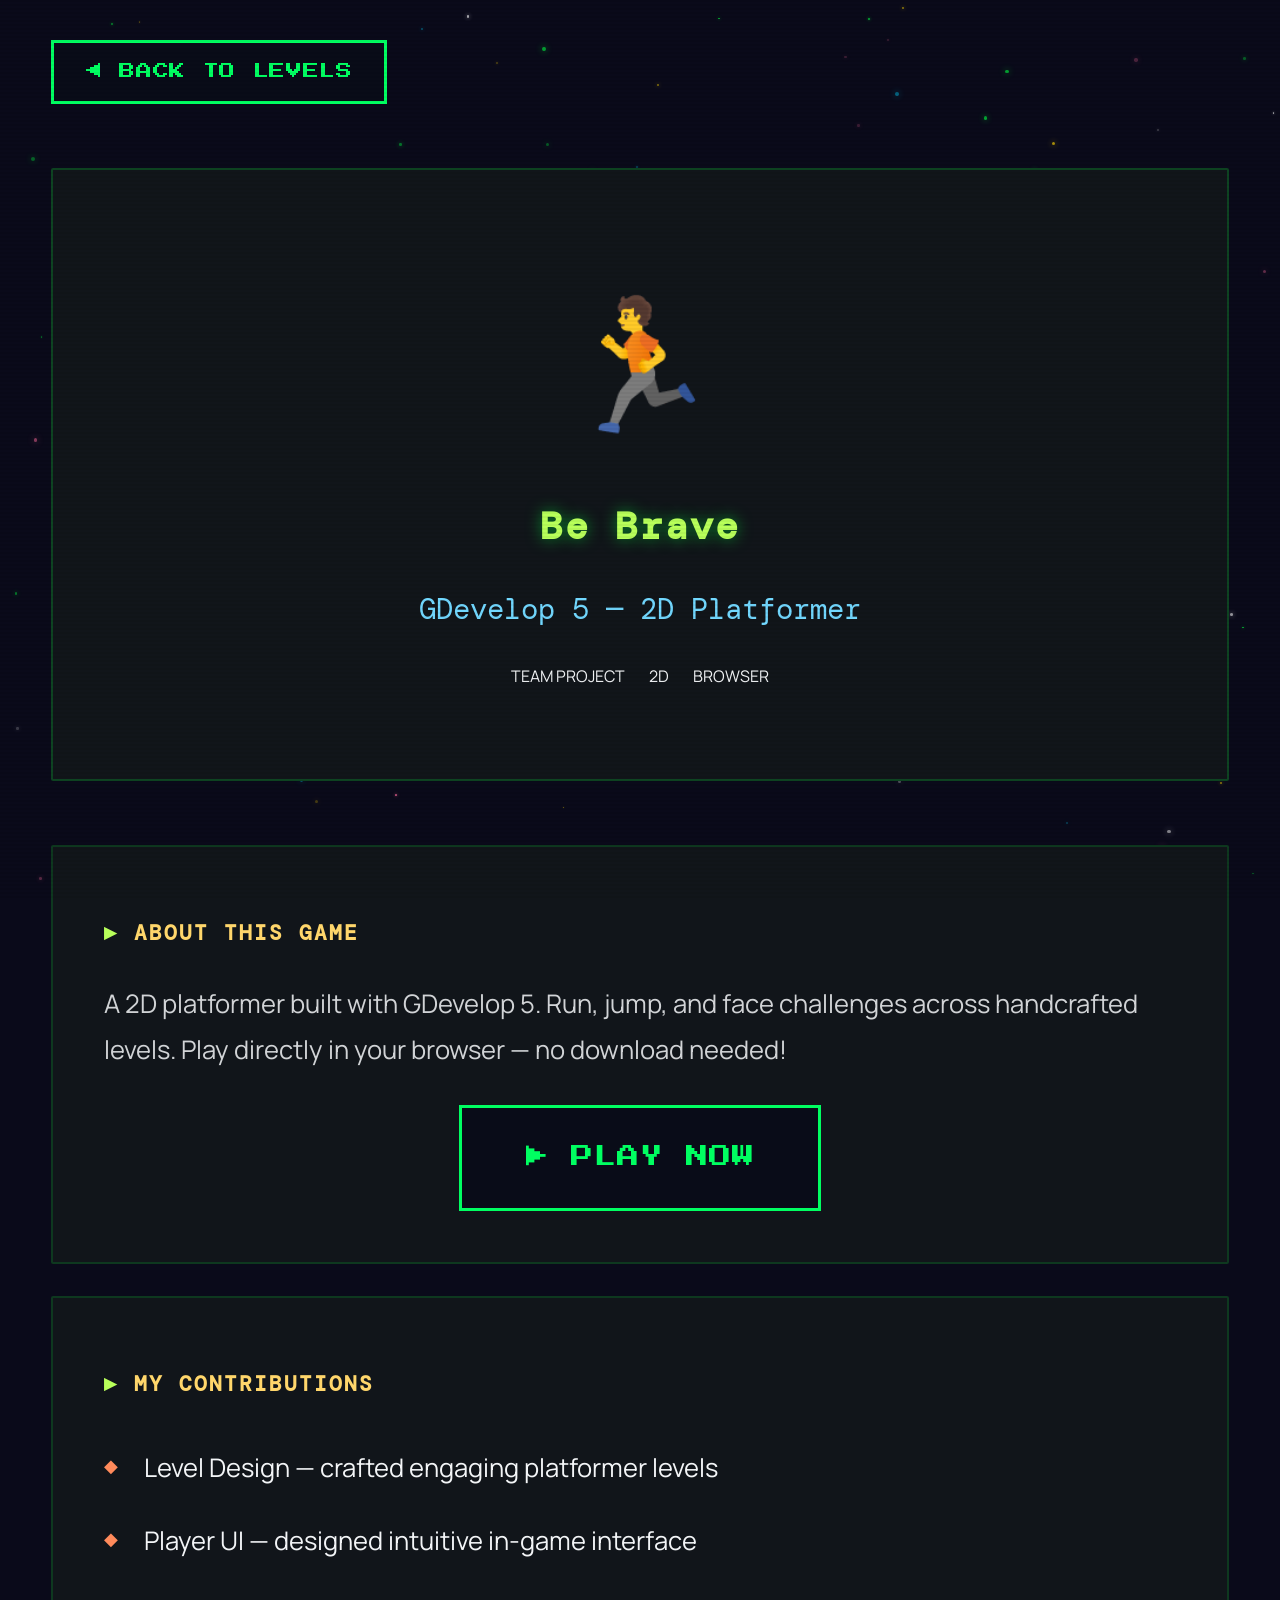
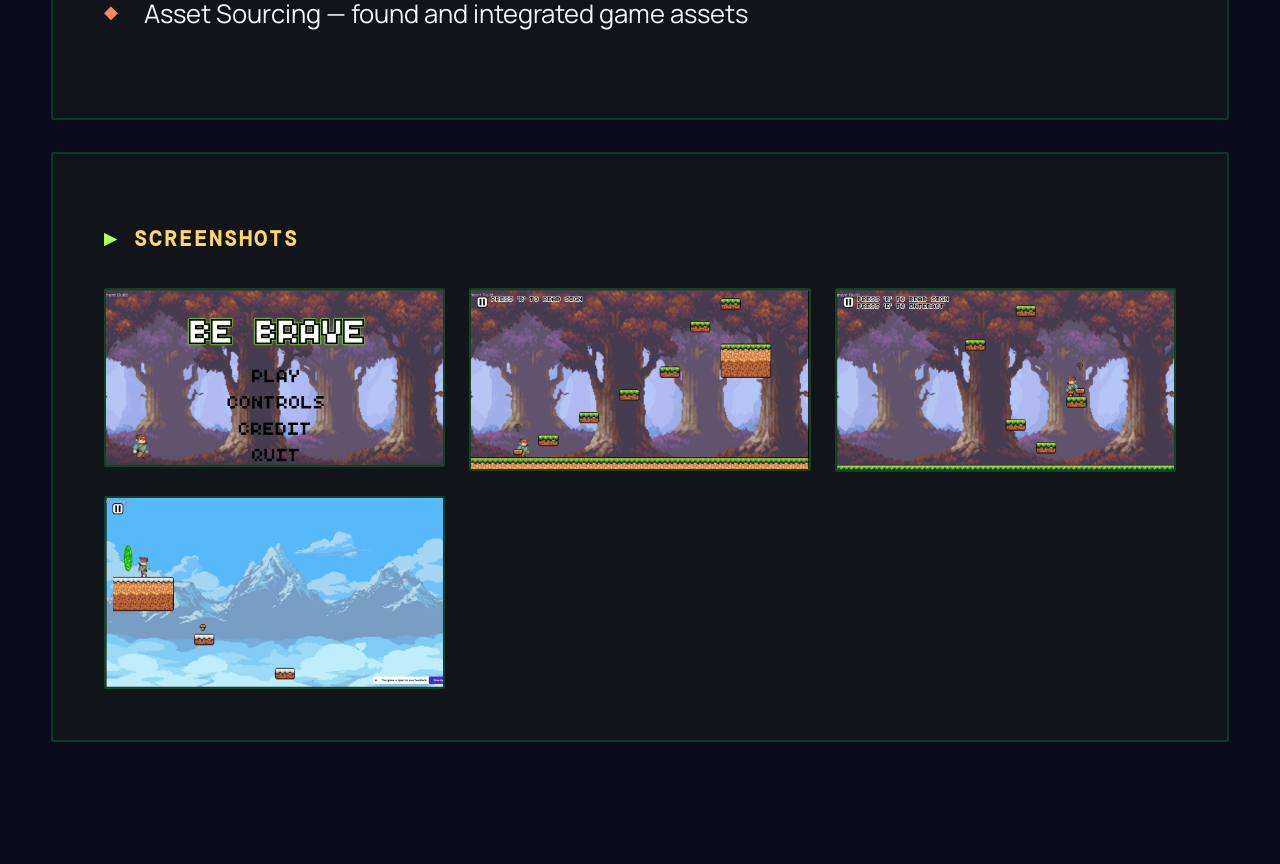
<file: games/be-brave.html>
<!DOCTYPE html>
<html lang="en">
<head>
<!-- Google tag (gtag.js) -->
<script async src="https://www.googletagmanager.com/gtag/js?id=G-M9V2GJETYJ"></script>
<script>
  window.dataLayer = window.dataLayer || [];
  function gtag(){dataLayer.push(arguments);}
  gtag('js', new Date());

  gtag('config', 'G-M9V2GJETYJ');
</script>

  <meta charset="UTF-8">
  <meta name="viewport" content="width=device-width, initial-scale=1.0">
  <title>Be Brave — Yie Shuen Lai</title>
  <link rel="stylesheet" href="../css/style.css?v=20260819-11">
  <link rel="stylesheet" href="game.css?v=20260819-3">
</head>
<body>
<div class="stars" id="stars" aria-hidden="true"></div>

<div class="game-page-container">
  <a href="../#games" class="game-back">◀ BACK TO LEVELS</a>

  <div class="game-hero">
    <span class="game-icon">🏃</span>
    <h1 class="game-title">Be Brave</h1>
    <p class="game-subtitle">GDevelop 5 — 2D Platformer</p>
    <div class="game-badges">
      <span class="badge badge-team">TEAM PROJECT</span>
      <span class="badge badge-engine">2D</span>
      <span class="badge badge-engine">BROWSER</span>
    </div>
  </div>

  <div class="game-section">
    <h2>About This Game</h2>
    <p>A 2D platformer built with GDevelop 5. Run, jump, and face challenges across handcrafted levels. Play directly in your browser — no download needed!</p>

    <div class="btn-row-lg">
      <a href="https://gd.games/instant-builds/be7b48c3-42b6-40d8-8e9a-ac75db40c5c1"
         target="_blank" rel="noopener"
         class="btn-play-lg" onclick="gtag('event', 'play_game', {'game_name': 'Be Brave'});">▶ PLAY NOW</a>
    </div>
  </div>

  <div class="game-section">
    <h2>My Contributions</h2>
    <ul>
      <li>Level Design — crafted engaging platformer levels</li>
      <li>Player UI — designed intuitive in-game interface</li>
      <li>Asset Sourcing — found and integrated game assets</li>
    </ul>
  </div>

  <!-- Screenshots -->
  <div class="game-section">
    <h2>Screenshots</h2>
    <div class="gallery">
      <img src="images/be-brave-1.jpg" alt="Be Brave Screenshot 1" loading="lazy">
      <img src="images/be-brave-2.jpg" alt="Be Brave Screenshot 2" loading="lazy">
      <img src="images/be-brave-3.jpg" alt="Be Brave Screenshot 3" loading="lazy">
      <img src="images/be-brave-4.jpg" alt="Be Brave Screenshot 4" loading="lazy">
    </div>
  </div>
</div>

  <script src="../js/main.js"></script>
  <script src="lightbox.js"></script>
</body>
</html>
</file>
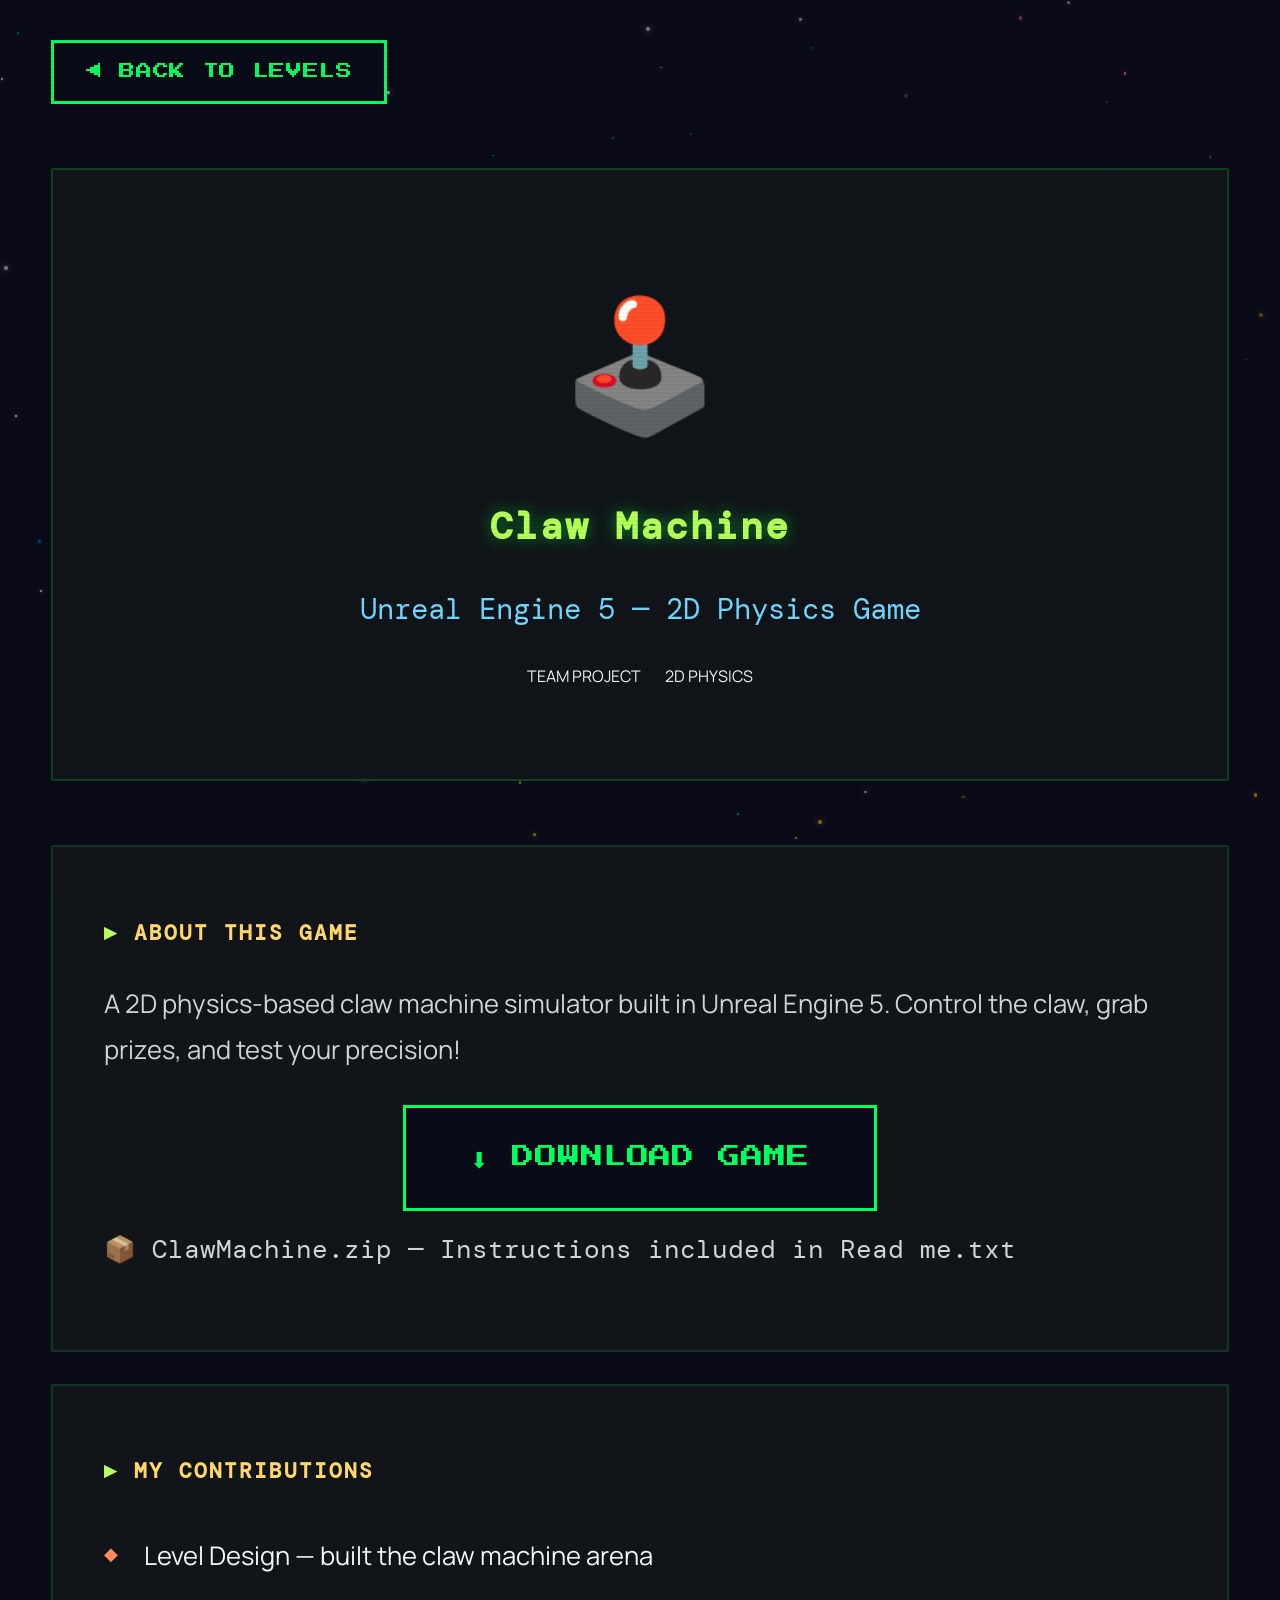
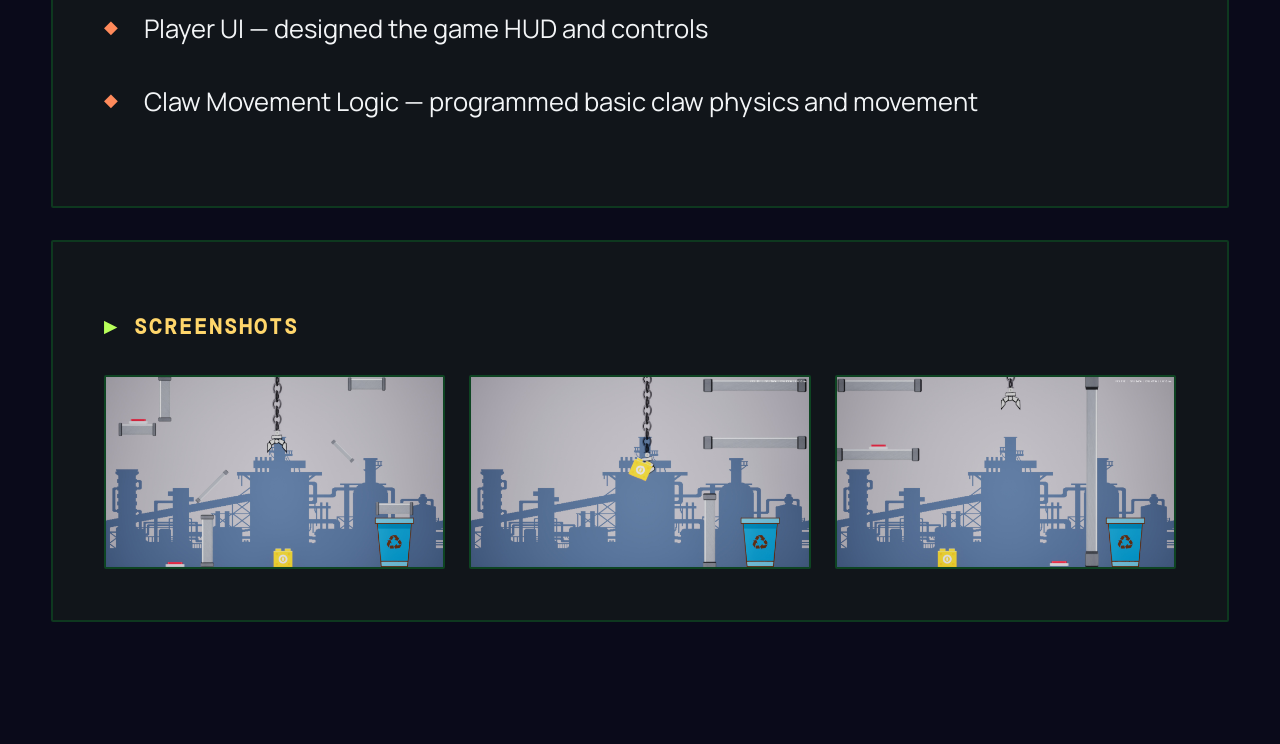
<file: games/claw-machine.html>
<!DOCTYPE html>
<html lang="en">
<head>
<!-- Google tag (gtag.js) -->
<script async src="https://www.googletagmanager.com/gtag/js?id=G-M9V2GJETYJ"></script>
<script>
  window.dataLayer = window.dataLayer || [];
  function gtag(){dataLayer.push(arguments);}
  gtag('js', new Date());

  gtag('config', 'G-M9V2GJETYJ');
</script>

  <meta charset="UTF-8">
  <meta name="viewport" content="width=device-width, initial-scale=1.0">
  <title>Claw Machine — Yie Shuen Lai</title>
  <link rel="stylesheet" href="../css/style.css?v=20260819-11">
  <link rel="stylesheet" href="game.css?v=20260819-3">
</head>
<body>
<div class="stars" id="stars" aria-hidden="true"></div>

<div class="game-page-container">
  <a href="../#games" class="game-back">◀ BACK TO LEVELS</a>

  <div class="game-hero">
    <span class="game-icon">🕹️</span>
    <h1 class="game-title">Claw Machine</h1>
    <p class="game-subtitle">Unreal Engine 5 — 2D Physics Game</p>
    <div class="game-badges">
      <span class="badge badge-team">TEAM PROJECT</span>
      <span class="badge badge-engine">2D PHYSICS</span>
    </div>
  </div>

  <div class="game-section">
    <h2>About This Game</h2>
    <p>A 2D physics-based claw machine simulator built in Unreal Engine 5. Control the claw, grab prizes, and test your precision!</p>

    <div class="btn-row-lg">
      <a href="https://drive.google.com/uc?export=download&id=1ebI7_bAoZNP8C5WgVyRTiriTvBxuLOMf"
         class="btn-download-lg" onclick="gtag('event', 'download_game', {'game_name': 'Claw Machine'});">⬇ DOWNLOAD GAME</a>
    </div>
    <p class="file-info">📦 ClawMachine.zip — Instructions included in Read me.txt</p>
  </div>

  <div class="game-section">
    <h2>My Contributions</h2>
    <ul>
      <li>Level Design — built the claw machine arena</li>
      <li>Player UI — designed the game HUD and controls</li>
      <li>Claw Movement Logic — programmed basic claw physics and movement</li>
    </ul>
  </div>

  <!-- Screenshots -->
  <div class="game-section">
    <h2>Screenshots</h2>
    <div class="gallery">
      <img src="images/claw-machine-1.jpg" alt="Claw Machine Screenshot 1" loading="lazy">
      <img src="images/claw-machine-2.jpg" alt="Claw Machine Screenshot 2" loading="lazy">
      <img src="images/claw-machine-3.jpg" alt="Claw Machine Screenshot 3" loading="lazy">
    </div>
  </div>
</div>

  <script src="../js/main.js"></script>
  <script src="lightbox.js"></script>
</body>
</html>
</file>
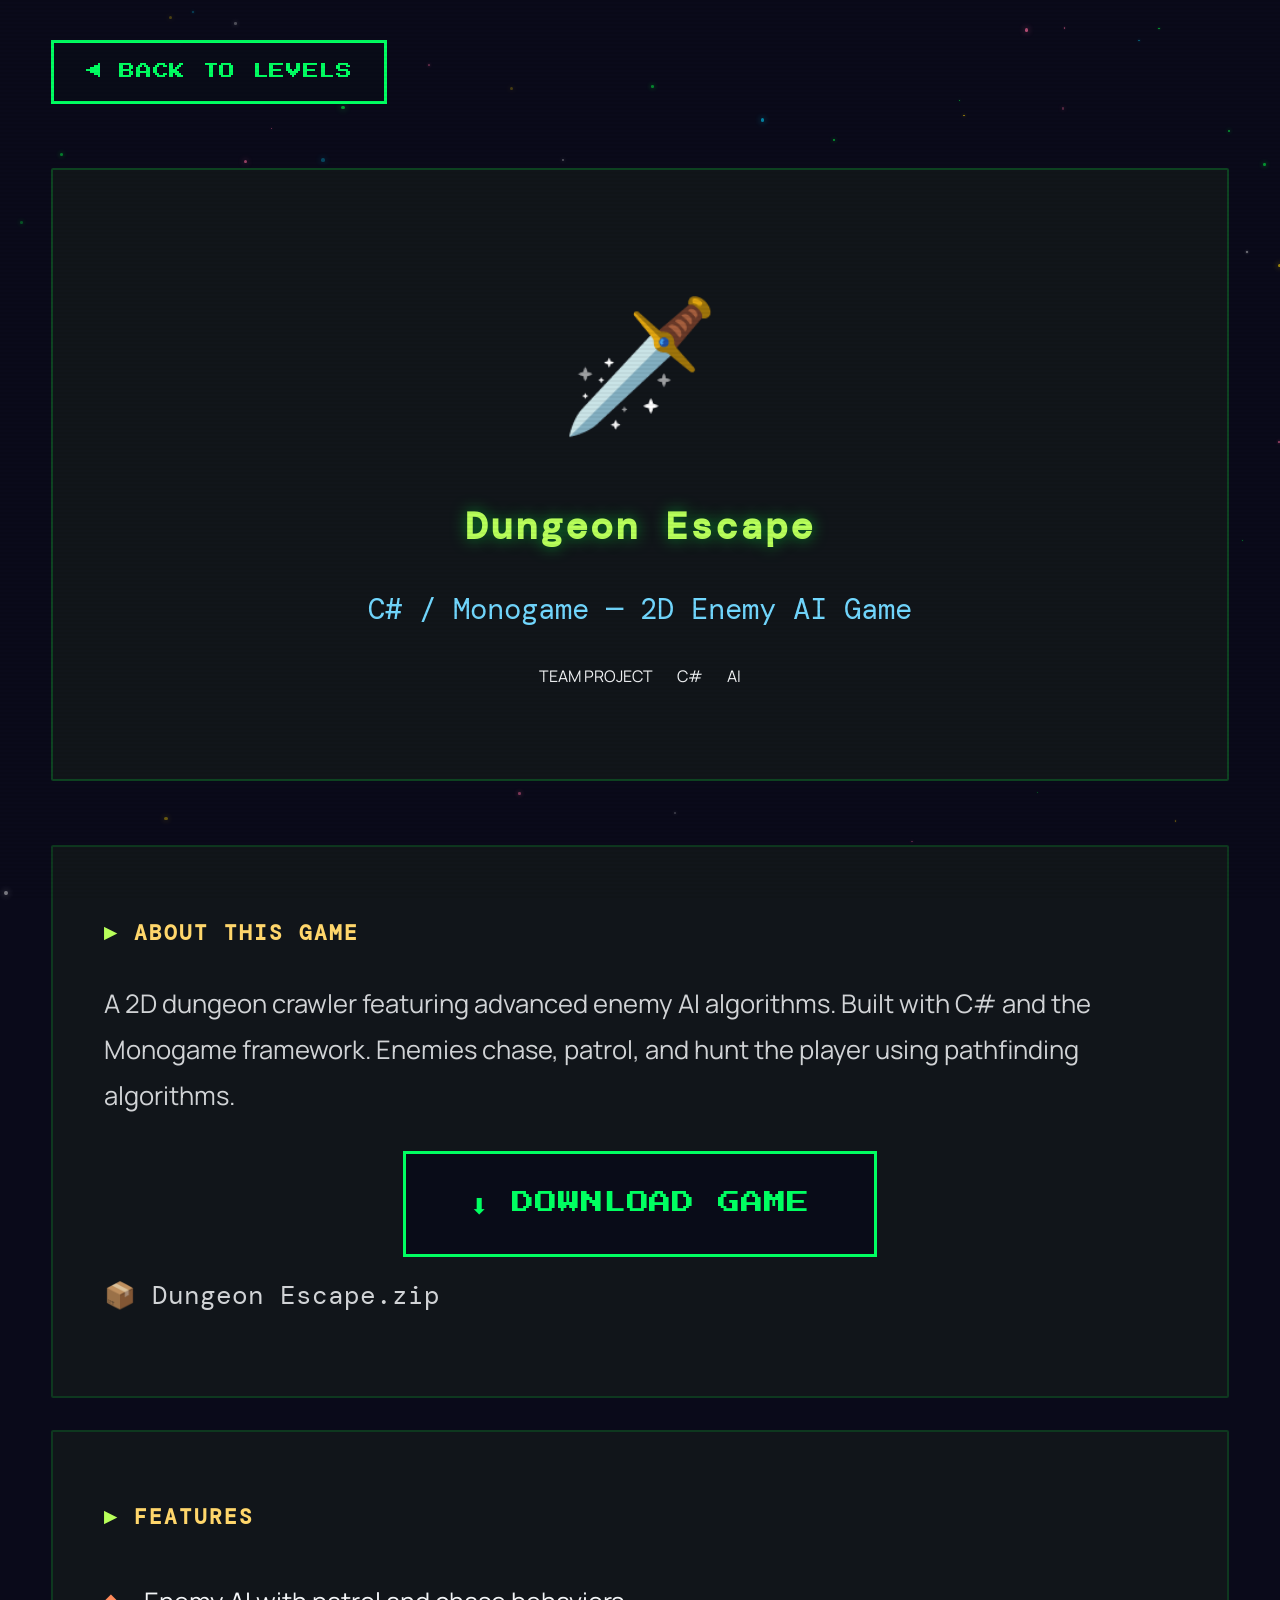
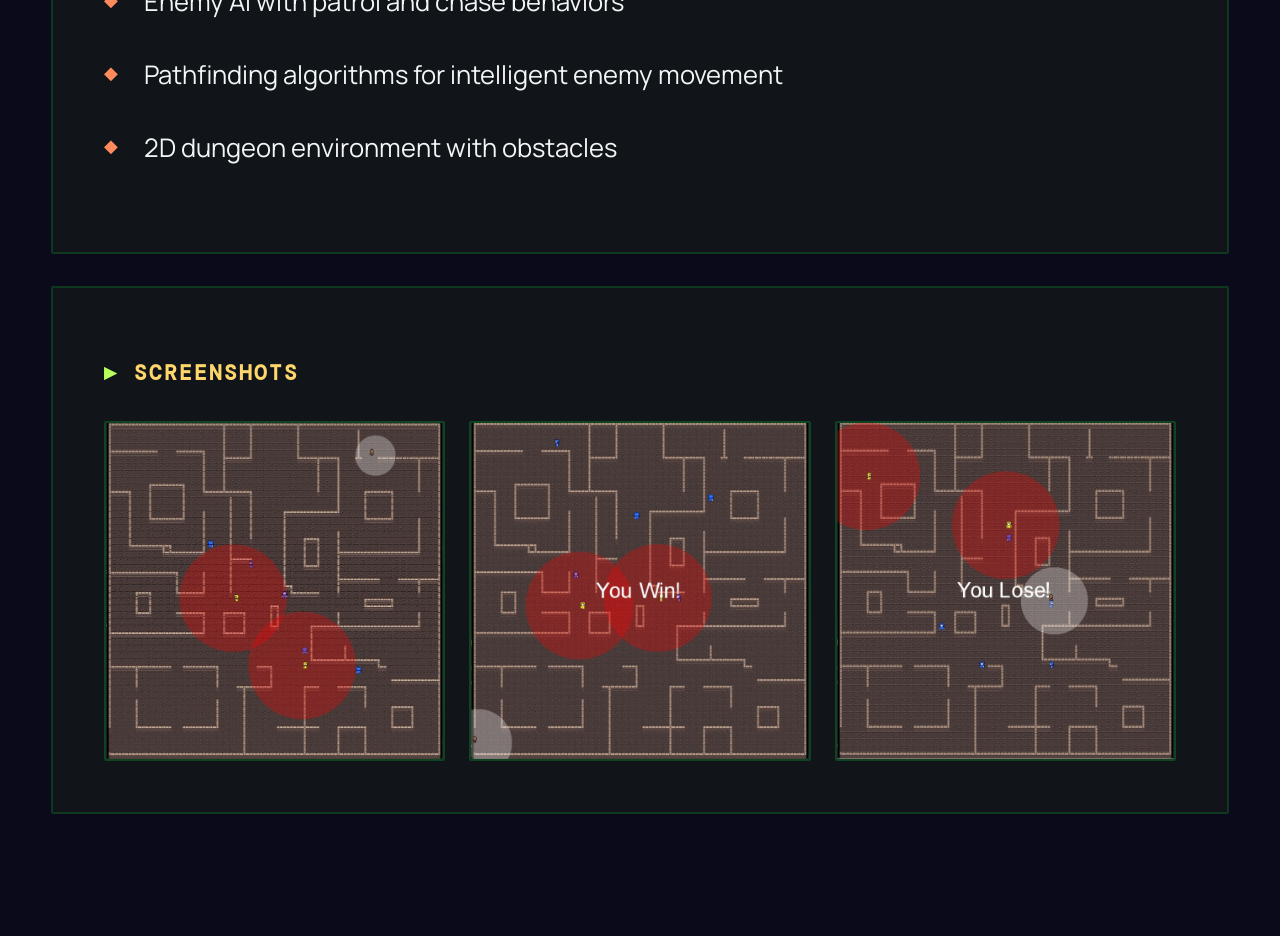
<file: games/dungeon-escape.html>
<!DOCTYPE html>
<html lang="en">
<head>
<!-- Google tag (gtag.js) -->
<script async src="https://www.googletagmanager.com/gtag/js?id=G-M9V2GJETYJ"></script>
<script>
  window.dataLayer = window.dataLayer || [];
  function gtag(){dataLayer.push(arguments);}
  gtag('js', new Date());

  gtag('config', 'G-M9V2GJETYJ');
</script>

  <meta charset="UTF-8">
  <meta name="viewport" content="width=device-width, initial-scale=1.0">
  <title>Dungeon Escape — Yie Shuen Lai</title>
  <link rel="stylesheet" href="../css/style.css?v=20260819-11">
  <link rel="stylesheet" href="game.css?v=20260819-3">
</head>
<body>
<div class="stars" id="stars" aria-hidden="true"></div>

<div class="game-page-container">
  <a href="../#games" class="game-back">◀ BACK TO LEVELS</a>

  <div class="game-hero">
    <span class="game-icon">🗡️</span>
    <h1 class="game-title">Dungeon Escape</h1>
    <p class="game-subtitle">C# / Monogame — 2D Enemy AI Game</p>
    <div class="game-badges">
      <span class="badge badge-team">TEAM PROJECT</span>
      <span class="badge badge-engine">C#</span>
      <span class="badge badge-engine">AI</span>
    </div>
  </div>

  <div class="game-section">
    <h2>About This Game</h2>
    <p>A 2D dungeon crawler featuring advanced enemy AI algorithms. Built with C# and the Monogame framework. Enemies chase, patrol, and hunt the player using pathfinding algorithms.</p>

    <div class="btn-row-lg">
      <a href="https://github.com/YieShuenL/Portfolio/raw/main/Dungeon%20Escape.zip"
         class="btn-download-lg" onclick="gtag('event', 'download_game', {'game_name': 'Dungeon Escape'});">⬇ DOWNLOAD GAME</a>
    </div>
    <p class="file-info">📦 Dungeon Escape.zip</p>
  </div>

  <div class="game-section">
    <h2>Features</h2>
    <ul>
      <li>Enemy AI with patrol and chase behaviors</li>
      <li>Pathfinding algorithms for intelligent enemy movement</li>
      <li>2D dungeon environment with obstacles</li>
    </ul>
  </div>

  <!-- Screenshots -->
  <div class="game-section">
    <h2>Screenshots</h2>
    <div class="gallery">
      <img src="images/dungeon-escape-1.jpg" alt="Dungeon Escape Screenshot 1" loading="lazy">
      <img src="images/dungeon-escape-2.jpg" alt="Dungeon Escape Screenshot 2" loading="lazy">
      <img src="images/dungeon-escape-3.jpg" alt="Dungeon Escape Screenshot 3" loading="lazy">
    </div>
  </div>
</div>

  <script src="../js/main.js"></script>
  <script src="lightbox.js"></script>
</body>
</html>
</file>
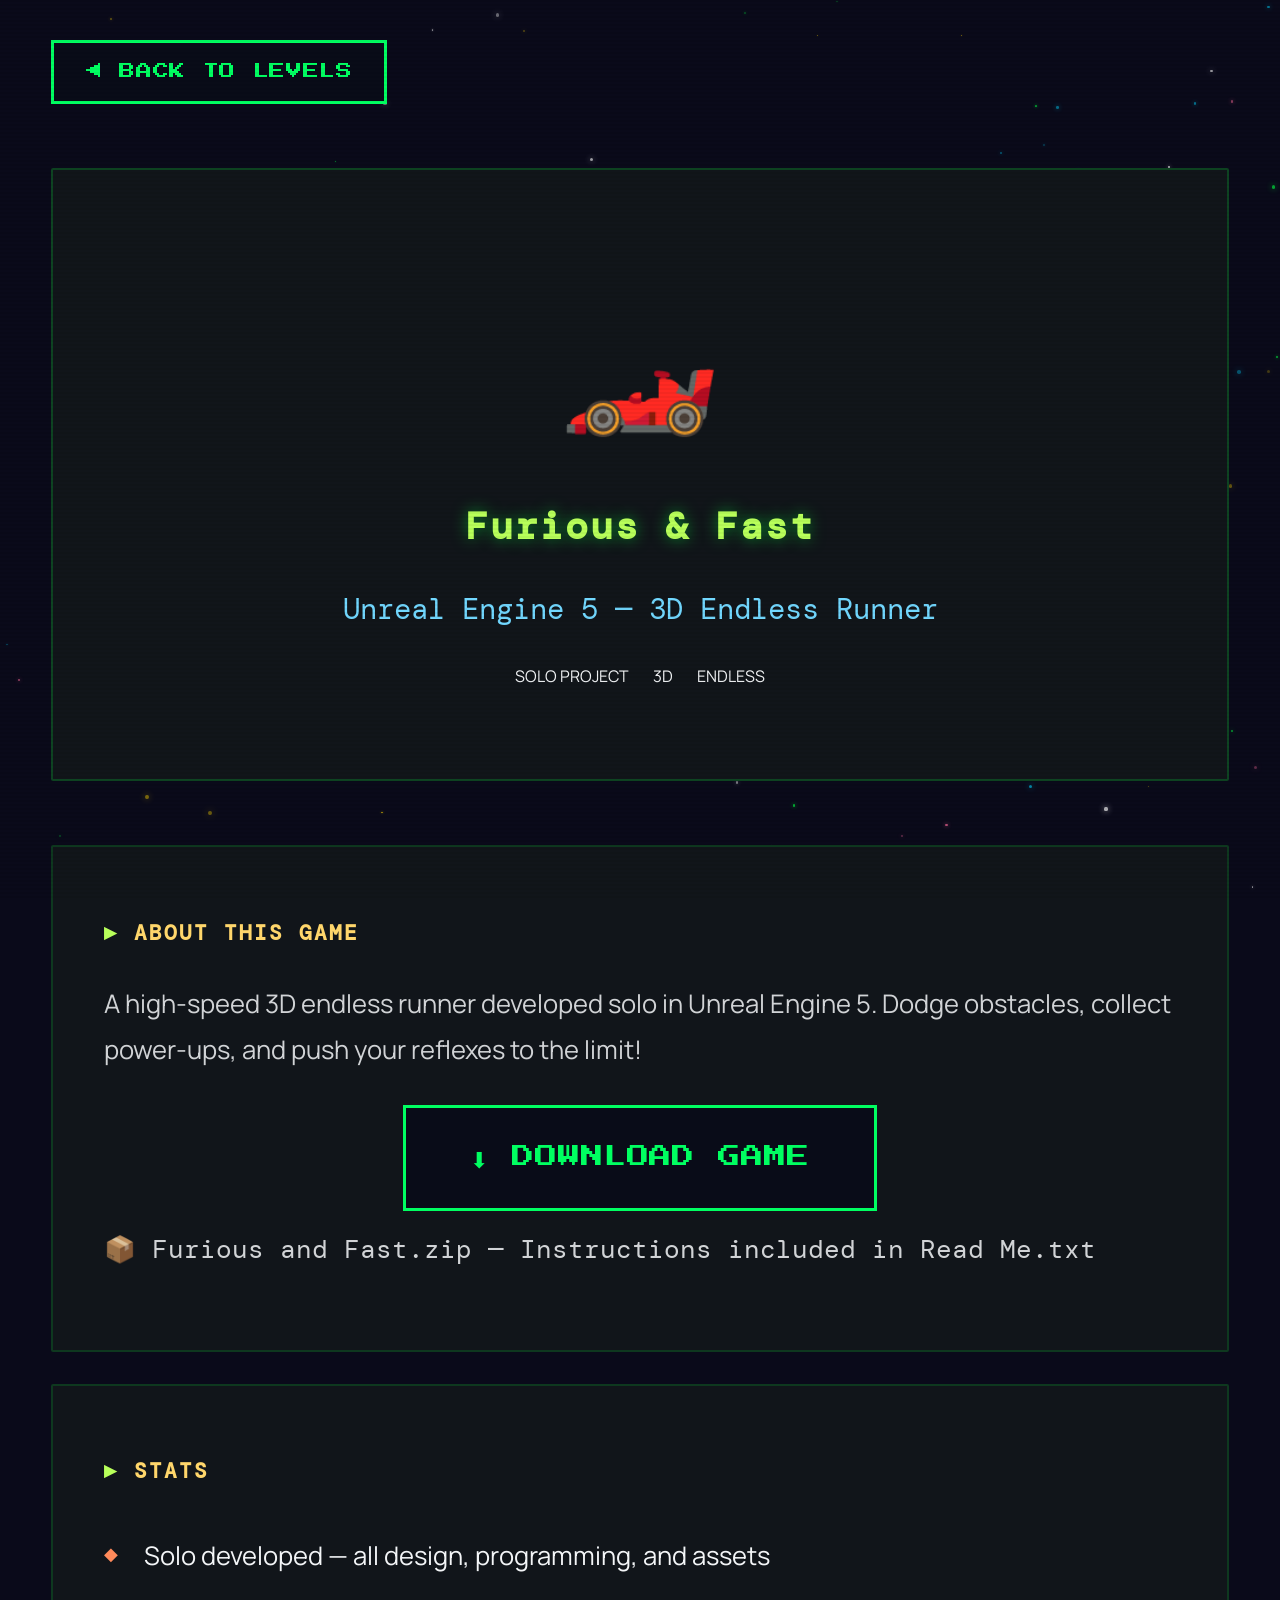
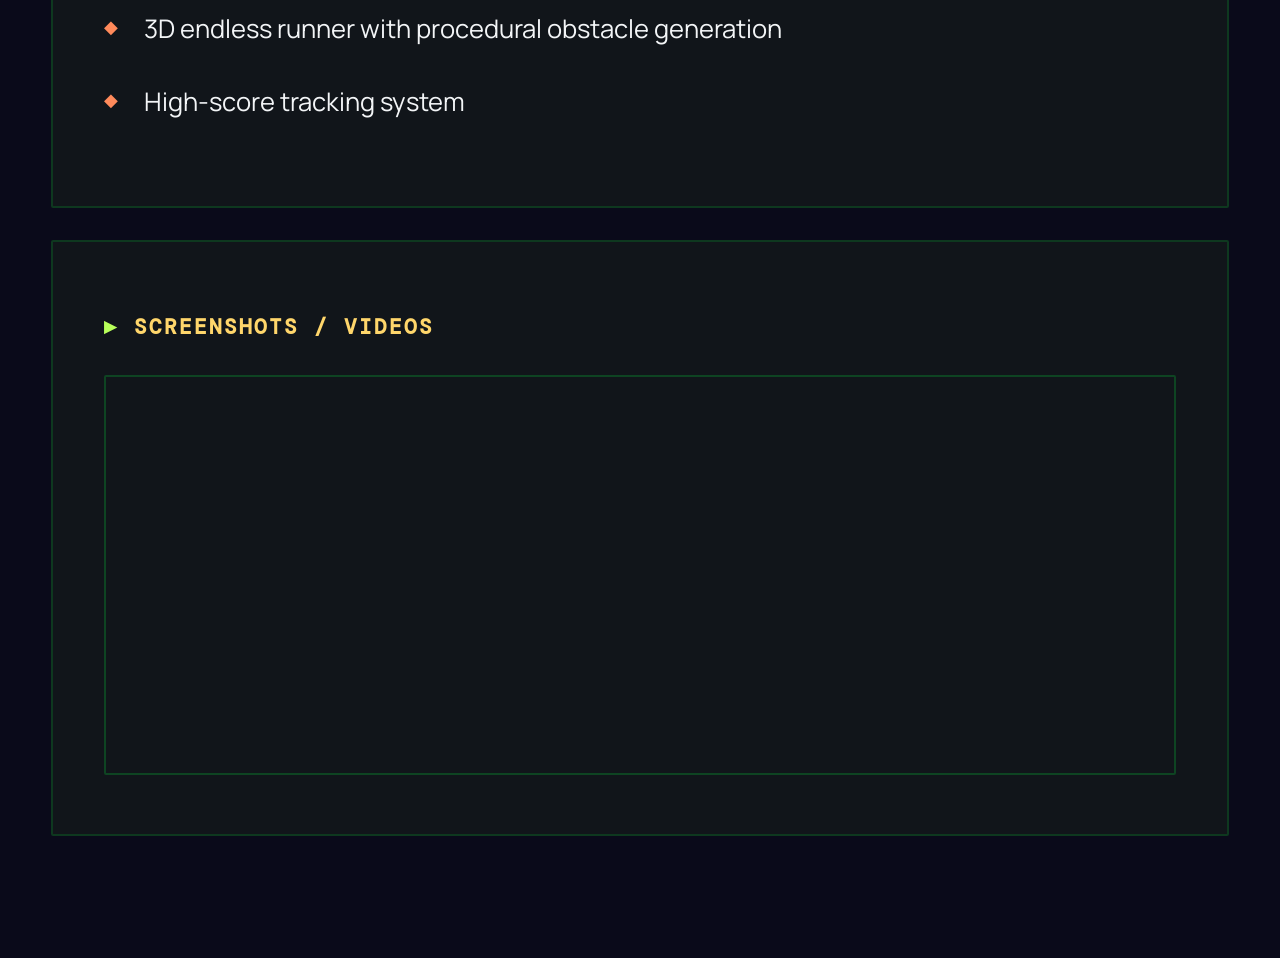
<file: games/furious-and-fast.html>
<!DOCTYPE html>
<html lang="en">
<head>
<!-- Google tag (gtag.js) -->
<script async src="https://www.googletagmanager.com/gtag/js?id=G-M9V2GJETYJ"></script>
<script>
  window.dataLayer = window.dataLayer || [];
  function gtag(){dataLayer.push(arguments);}
  gtag('js', new Date());

  gtag('config', 'G-M9V2GJETYJ');
</script>

  <meta charset="UTF-8">
  <meta name="viewport" content="width=device-width, initial-scale=1.0">
  <title>Furious & Fast — Yie Shuen Lai</title>
  <link rel="stylesheet" href="../css/style.css?v=20260819-11">
  <link rel="stylesheet" href="game.css?v=20260819-3">
</head>
<body>
<div class="stars" id="stars" aria-hidden="true"></div>

<div class="game-page-container">
  <a href="../#games" class="game-back">◀ BACK TO LEVELS</a>

  <div class="game-hero">
    <span class="game-icon">🏎️</span>
    <h1 class="game-title">Furious &amp; Fast</h1>
    <p class="game-subtitle">Unreal Engine 5 — 3D Endless Runner</p>
    <div class="game-badges">
      <span class="badge badge-solo">SOLO PROJECT</span>
      <span class="badge badge-engine">3D</span>
      <span class="badge badge-engine">ENDLESS</span>
    </div>
  </div>

  <div class="game-section">
    <h2>About This Game</h2>
    <p>A high-speed 3D endless runner developed solo in Unreal Engine 5. Dodge obstacles, collect power-ups, and push your reflexes to the limit!</p>

    <div class="btn-row-lg">
      <a href="https://drive.google.com/uc?export=download&id=1rqQ4S0JrJXtoddkDJ-xMdG5274cxC1uE"
         class="btn-download-lg" onclick="gtag('event', 'download_game', {'game_name': 'Furious and Fast'});">⬇ DOWNLOAD GAME</a>
    </div>
    <p class="file-info">📦 Furious and Fast.zip — Instructions included in Read Me.txt</p>
  </div>

  <div class="game-section">
    <h2>Stats</h2>
    <ul>
      <li>Solo developed — all design, programming, and assets</li>
      <li>3D endless runner with procedural obstacle generation</li>
      <li>High-score tracking system</li>
    </ul>
  </div>

  <!-- Videos -->
  <div class="game-section">
    <h2>Screenshots / Videos</h2>
    <iframe width="100%" height="400"
      src="https://www.youtube.com/embed/5qboAJSlT5o"
      title="Furious and Fast — Gameplay"
      frameborder="0"
      allow="accelerometer; autoplay; clipboard-write; encrypted-media; gyroscope; picture-in-picture"
      allowfullscreen
      style="border: 2px solid rgba(0,255,65,0.2); border-radius: 2px;">
    </iframe>
  </div>
</div>

<script src="../js/main.js"></script>
</body>
</html>
</file>
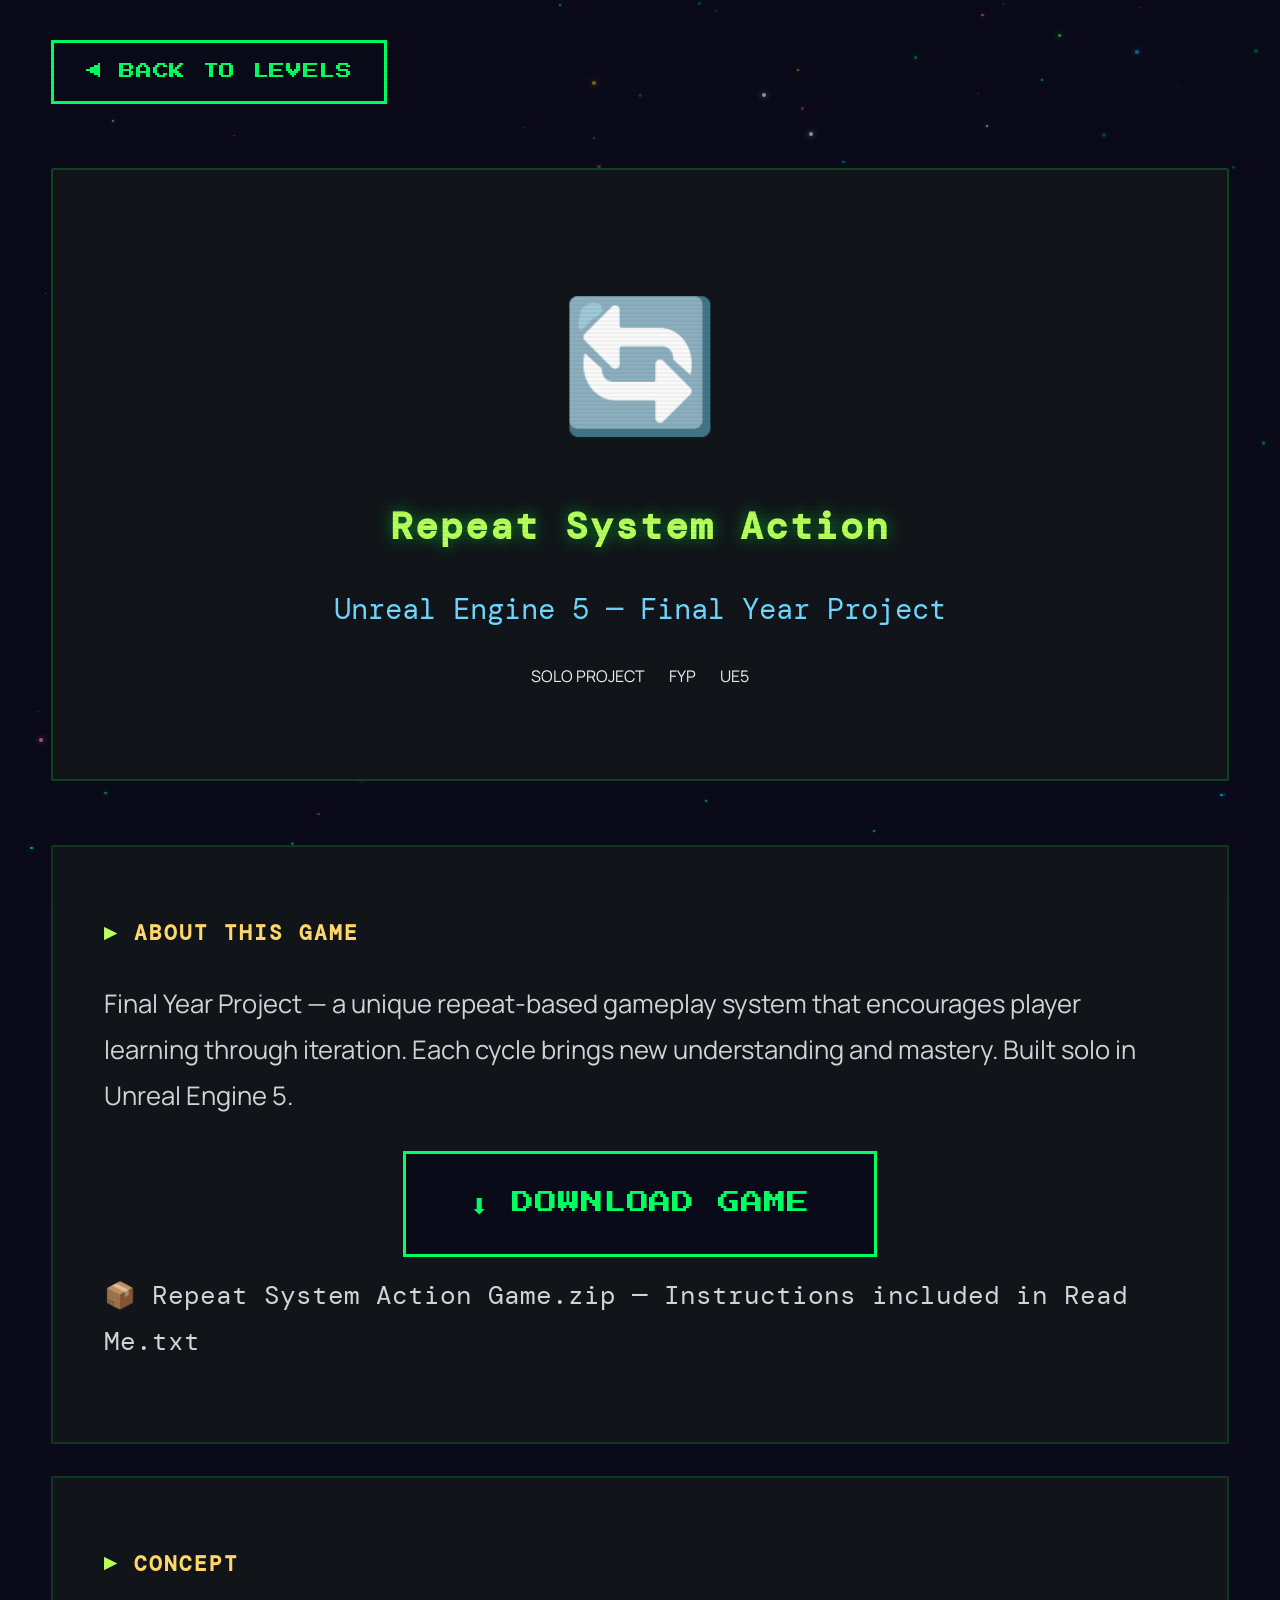
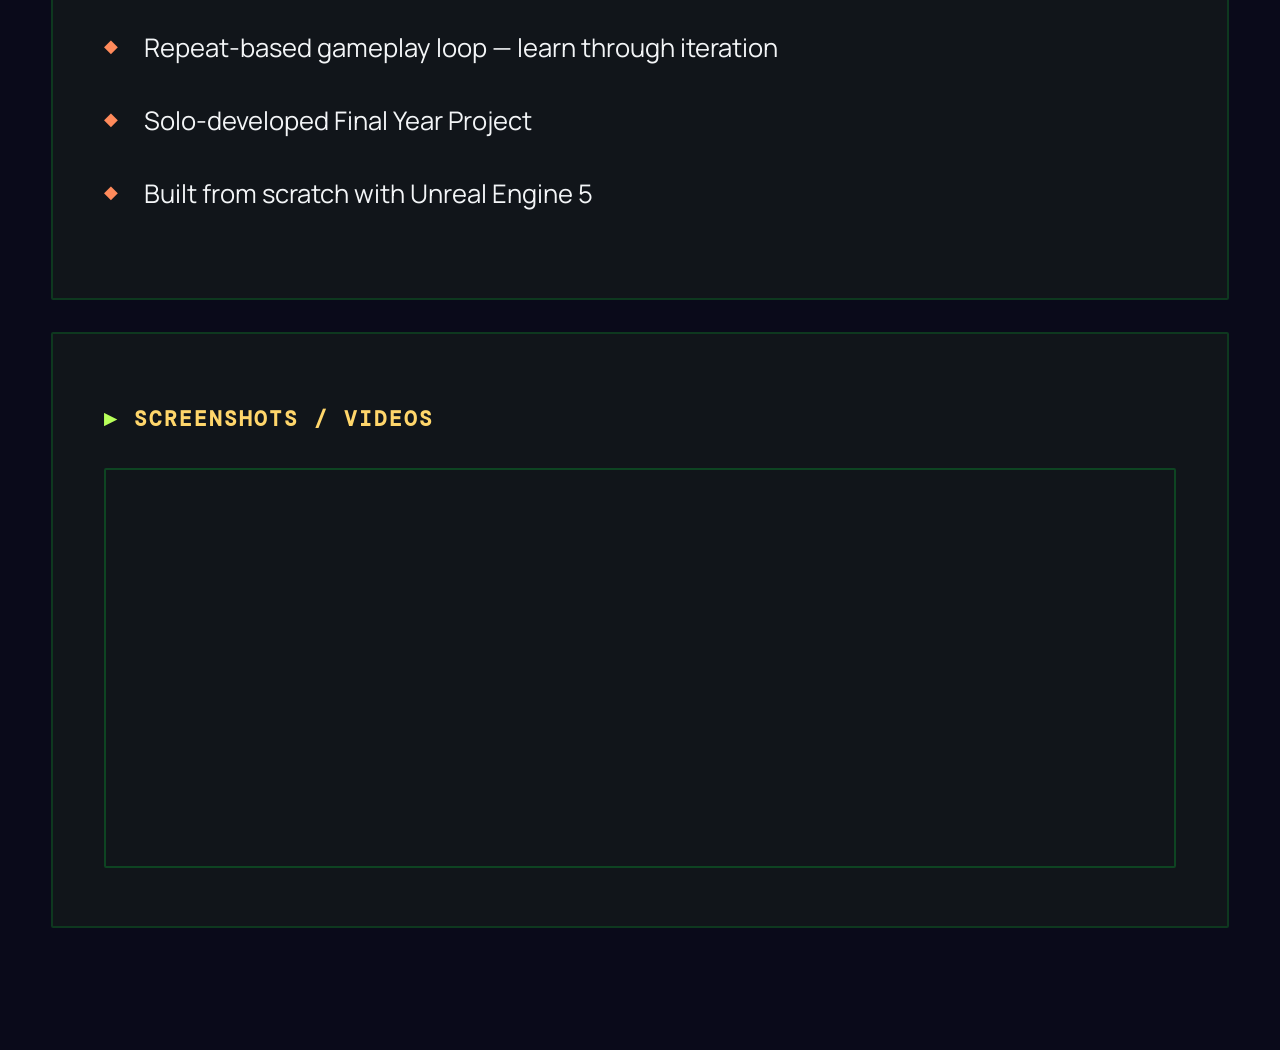
<file: games/repeat-system.html>
<!DOCTYPE html>
<html lang="en">
<head>
<!-- Google tag (gtag.js) -->
<script async src="https://www.googletagmanager.com/gtag/js?id=G-M9V2GJETYJ"></script>
<script>
  window.dataLayer = window.dataLayer || [];
  function gtag(){dataLayer.push(arguments);}
  gtag('js', new Date());

  gtag('config', 'G-M9V2GJETYJ');
</script>

  <meta charset="UTF-8">
  <meta name="viewport" content="width=device-width, initial-scale=1.0">
  <title>Repeat System Action — Yie Shuen Lai</title>
  <link rel="stylesheet" href="../css/style.css?v=20260819-11">
  <link rel="stylesheet" href="game.css?v=20260819-3">
</head>
<body>
<div class="stars" id="stars" aria-hidden="true"></div>

<div class="game-page-container">
  <a href="../#games" class="game-back">◀ BACK TO LEVELS</a>

  <div class="game-hero">
    <span class="game-icon">🔄</span>
    <h1 class="game-title">Repeat System Action</h1>
    <p class="game-subtitle">Unreal Engine 5 — Final Year Project</p>
    <div class="game-badges">
      <span class="badge badge-solo">SOLO PROJECT</span>
      <span class="badge badge-engine">FYP</span>
      <span class="badge badge-engine">UE5</span>
    </div>
  </div>

  <div class="game-section">
    <h2>About This Game</h2>
    <p>Final Year Project — a unique repeat-based gameplay system that encourages player learning through iteration. Each cycle brings new understanding and mastery. Built solo in Unreal Engine 5.</p>

    <div class="btn-row-lg">
      <a href="https://drive.google.com/uc?export=download&id=1rphynGgeqsu5RP1Pu-lHgxEKjIl19hCY"
         class="btn-download-lg" onclick="gtag('event', 'download_game', {'game_name': 'Repeat System Action'});">⬇ DOWNLOAD GAME</a>
    </div>
    <p class="file-info">📦 Repeat System Action Game.zip — Instructions included in Read Me.txt</p>
  </div>

  <div class="game-section">
    <h2>Concept</h2>
    <ul>
      <li>Repeat-based gameplay loop — learn through iteration</li>
      <li>Solo-developed Final Year Project</li>
      <li>Built from scratch with Unreal Engine 5</li>
    </ul>
  </div>

  <!-- Videos -->
  <div class="game-section">
    <h2>Screenshots / Videos</h2>
    <iframe width="100%" height="400"
      src="https://www.youtube.com/embed/XR1MbY42Syk"
      title="Repeat System Action Game — Gameplay"
      frameborder="0"
      allow="accelerometer; autoplay; clipboard-write; encrypted-media; gyroscope; picture-in-picture"
      allowfullscreen
      style="border: 2px solid rgba(0,255,65,0.2); border-radius: 2px;">
    </iframe>
  </div>
</div>

<script src="../js/main.js"></script>
</body>
</html>
</file>
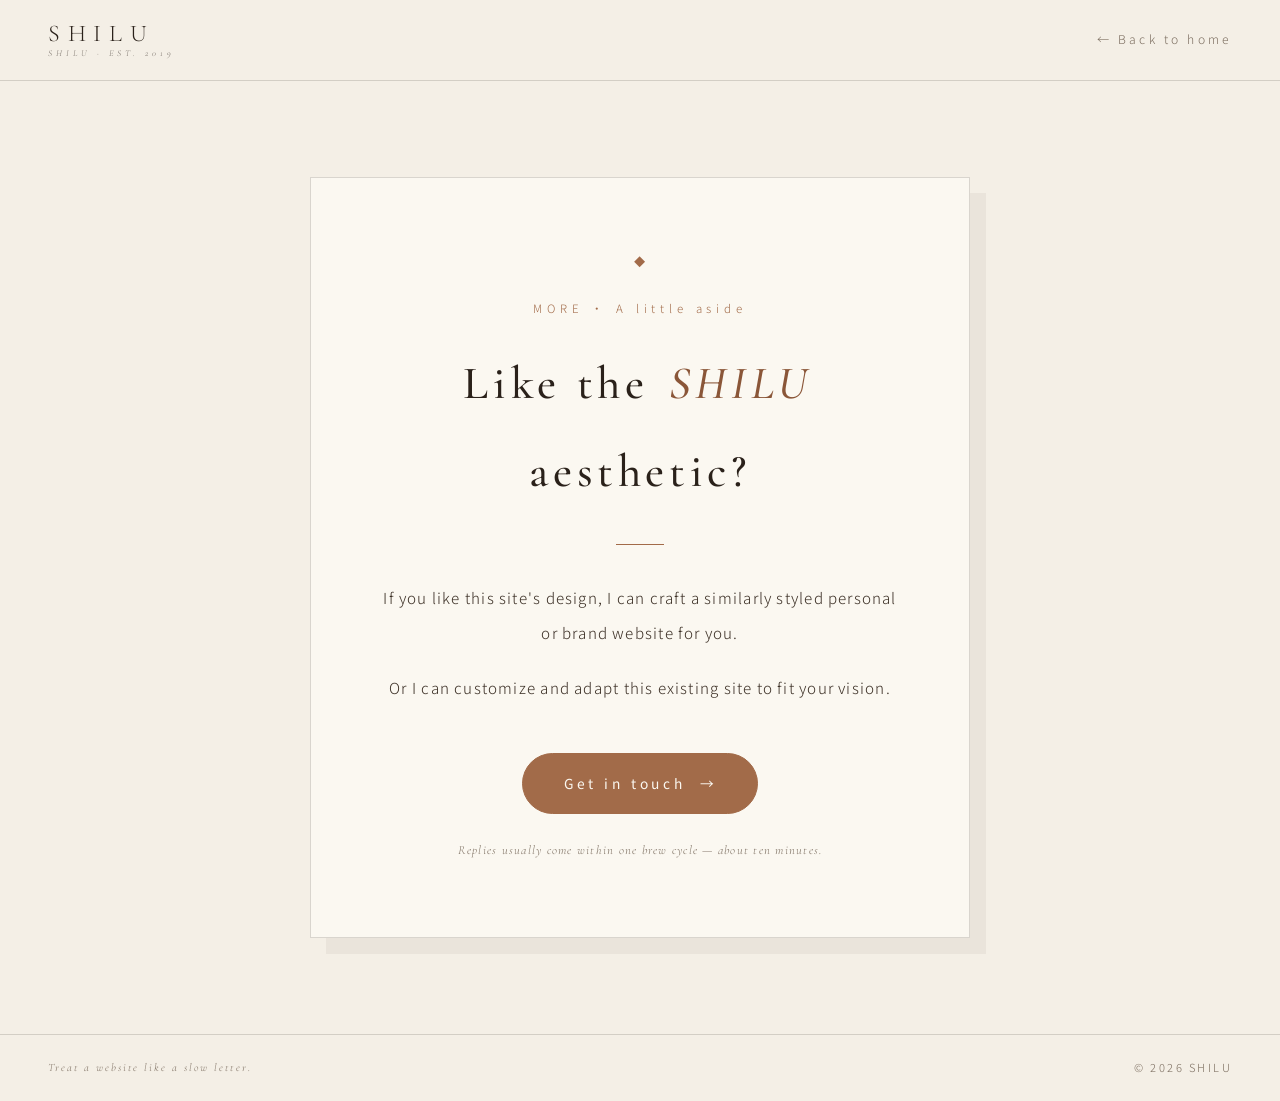
<file: websites/shilu/more.html>
<!-- more.html — "More" page, linked from the footer -->
<!DOCTYPE html>
<html lang="en">
<head>
<!-- Google tag (gtag.js) -->
<script async src="https://www.googletagmanager.com/gtag/js?id=G-M9V2GJETYJ"></script>
<script>
  window.dataLayer = window.dataLayer || [];
  function gtag(){dataLayer.push(arguments);}
  gtag('js', new Date());

  gtag('config', 'G-M9V2GJETYJ');
</script>

<meta charset="UTF-8">
<meta name="viewport" content="width=device-width, initial-scale=1.0">
<title>More · SHILU</title>
<link rel="preconnect" href="https://fonts.googleapis.com">
<link rel="preconnect" href="https://fonts.gstatic.com" crossorigin>
<link href="https://fonts.googleapis.com/css2?family=Cormorant+Garamond:ital,wght@0,400;0,500;0,600;1,400;1,500&family=Noto+Serif+SC:wght@400;500;600&family=Noto+Sans+SC:wght@300;400;500&display=swap" rel="stylesheet">
<link rel="stylesheet" href="styles.css">
</head>
<body class="more-body">

<header class="more-top">
  <a class="brand brand-ink" href="index.html">SHILU<span class="brand-en">SHILU · EST. 2019</span></a>
  <a class="more-back" href="index.html">← Back to home</a>
</header>

<main class="more-main">
  <div class="letter" data-reveal>
    <span class="letter-mark" aria-hidden="true">◆</span>
    <p class="eyebrow eyebrow-center">MORE · A little aside</p>
    <h1 class="more-title">Like the <em>SHILU</em> aesthetic?</h1>
    <div class="letter-rule" aria-hidden="true"></div>
    <p class="more-text">If you like this site's design, I can craft a similarly styled personal or brand website for you.</p>
    <p class="more-text">Or I can customize and adapt this existing site to fit your vision.</p>
    <a class="btn btn-solid btn-lg" href="../../#about" onclick="gtag('event', 'contact_click', {'method': 'demo'});">Get in touch <span class="btn-arrow">→</span></a>
    <p class="more-small">Replies usually come within one brew cycle — about ten minutes.</p>
  </div>
</main>

<footer class="more-foot">
  <p class="more-verse">Treat a website like a slow letter.</p>
  <span>© 2026 SHILU</span>
</footer>

<script src="script.js"></script>
</body>
</html>
</file>
<file: css/style.css>
@import url('https://fonts.googleapis.com/css2?family=DM+Mono:wght@400;500&family=Manrope:wght@400;500;600;700;800&family=Press+Start+2P&display=swap');
:root{--bg:#0b0d10;--surface:#11151a;--surface-2:#171c22;--line:#29313a;--text:#f3f5f7;--muted:#9ca7b2;--accent:#b8ff5a;--accent-2:#72d8ff;--max:1680px;--mono:'DM Mono',monospace;--sans:'Manrope',sans-serif}
*{box-sizing:border-box}html{scroll-behavior:smooth}body{margin:0;background:var(--bg);color:var(--text);font-family:var(--sans);line-height:1.6}body::before{content:"";position:fixed;inset:0;pointer-events:none;opacity:.22;background-image:linear-gradient(rgba(255,255,255,.018) 1px,transparent 1px),linear-gradient(90deg,rgba(255,255,255,.018) 1px,transparent 1px);background-size:48px 48px}a{color:inherit}img{display:block;max-width:100%}
.starfield{position:fixed;z-index:-1;inset:0;overflow:hidden;pointer-events:none;background:radial-gradient(circle at 68% 18%,rgba(43,69,73,.25),transparent 30%),radial-gradient(circle at 18% 72%,rgba(37,54,70,.2),transparent 34%)}.starfield span{position:absolute;left:var(--x);top:var(--y);width:var(--size);height:var(--size);border-radius:50%;background:#dfffc2;opacity:.16;box-shadow:0 0 5px rgba(184,255,90,.5);animation:starTwinkle var(--duration) var(--delay) ease-in-out infinite}@keyframes starTwinkle{0%,100%{opacity:.09;transform:scale(.75)}50%{opacity:.65;transform:scale(1.45)}}
.starfield{z-index:0}.game-page-container,main,footer{position:relative;z-index:1}
/* Original Portfolio_deploy.zip background, preserved verbatim in behavior */
body{background:#0a0a1a;overflow-x:hidden}body::before{display:none}body::after{content:"";position:fixed;z-index:9999;top:0;left:0;width:100%;height:100%;background:repeating-linear-gradient(0deg,transparent,transparent 2px,rgba(0,0,0,.08) 2px,rgba(0,0,0,.08) 4px);pointer-events:none;opacity:.5}.stars{position:fixed;z-index:0;top:0;left:0;width:100%;height:100%;pointer-events:none}@keyframes twinkle{0%,100%{opacity:.2;transform:scale(1)}50%{opacity:1;transform:scale(1.8)}}.game-page-container,main,footer{position:relative;z-index:1}
.flight-path{--flight:0;position:fixed;z-index:12;top:18vh;left:18px;right:auto;width:28px;height:64vh;pointer-events:none}.flight-path::before{content:"";position:absolute;left:13px;top:0;bottom:0;width:1px;background:repeating-linear-gradient(to bottom,rgba(184,255,90,.3) 0 5px,transparent 5px 12px)}.flight-path::after{content:"END";position:absolute;left:50%;bottom:-23px;color:#59645b;font:400 7px var(--mono);letter-spacing:.08em;transform:translateX(-50%)}.flight-progress{position:absolute;left:13px;top:0;width:1px;height:calc(var(--flight)*100%);background:var(--accent);box-shadow:0 0 8px rgba(184,255,90,.55)}.spaceship{position:absolute;left:50%;top:calc(var(--flight)*(100% - 72px));width:18px;height:28px;background:linear-gradient(90deg,#89949e,#f0f5f7 48%,#7d8992);clip-path:polygon(50% 0,82% 28%,88% 76%,50% 100%,12% 76%,18% 28%);filter:drop-shadow(0 0 7px rgba(114,216,255,.7));transform:translateX(-50%) scale(2);transform-origin:50% 0;transition:top .09s linear}.ship-window{position:absolute;left:6px;top:7px;width:6px;height:7px;border-radius:50% 50% 30% 30%;background:var(--accent-2);box-shadow:0 0 5px var(--accent-2)}.ship-wing{position:absolute;top:15px;width:8px;height:11px;background:#58636b}.ship-wing-left{right:12px;transform:skewY(-28deg)}.ship-wing-right{left:12px;transform:skewY(28deg)}.ship-flame{position:absolute;left:7px;top:26px;width:4px;height:12px;background:linear-gradient(#fff,var(--accent),transparent);clip-path:polygon(50% 100%,0 0,100% 0);animation:thrust .18s steps(2) infinite}@keyframes thrust{50%{height:8px;opacity:.75}}
.site-header{position:sticky;top:0;z-index:20;display:grid;grid-template-columns:1fr auto 1fr;align-items:center;max-width:var(--max);margin:auto;padding:18px 24px;background:rgba(11,13,16,.9);border-bottom:1px solid var(--line);backdrop-filter:blur(16px)}.brand{display:flex;align-items:center;gap:12px;font-weight:700;text-decoration:none}.brand-mark{display:grid;place-items:center;width:34px;height:34px;border:1px solid var(--accent);color:var(--accent);font:500 12px var(--mono)}nav{display:flex;gap:32px}nav a,.header-cta{color:var(--muted);font-size:14px;text-decoration:none;transition:.2s}.header-cta{justify-self:end;color:var(--text)}nav a:hover,.header-cta:hover,nav a[aria-current]{color:var(--accent)}
main,footer{position:relative;max-width:var(--max);margin:auto;padding-inline:24px}.hero{min-height:760px;display:grid;grid-template-columns:minmax(0,1.45fr) minmax(300px,.65fr);gap:8vw;align-items:center;padding:100px 0 80px}.eyebrow{display:flex;align-items:center;gap:10px;margin:0 0 18px;color:var(--accent);font:500 12px var(--mono);letter-spacing:.11em;text-transform:uppercase}.status-dot{width:7px;height:7px;background:var(--accent);box-shadow:0 0 14px var(--accent);border-radius:50%}.hero h1{max-width:760px;margin:0;font-size:clamp(48px,6.4vw,84px);line-height:1.01;letter-spacing:-.055em}.hero h1 span{color:var(--accent)}.hero-intro{max-width:680px;margin:28px 0 0;color:var(--muted);font-size:18px;line-height:1.75}.hero-actions{display:flex;gap:12px;margin-top:36px}.button{display:inline-flex;align-items:center;justify-content:center;gap:14px;padding:14px 19px;border:1px solid var(--line);font:500 13px var(--mono);text-decoration:none;transition:.2s}.button-primary{background:var(--accent);border-color:var(--accent);color:#10150b}.button-primary:hover{background:#d1ff96;transform:translateY(-2px)}.button-quiet:hover{border-color:var(--muted)}
.player-card{position:relative;padding:20px;border:1px solid var(--line);background:linear-gradient(145deg,#14191f,#0e1115);box-shadow:24px 24px 0 rgba(184,255,90,.035)}.player-card::after{content:"";position:absolute;right:-1px;top:-1px;width:44px;height:44px;border-top:2px solid var(--accent);border-right:2px solid var(--accent)}.card-topline,.project-meta{display:flex;justify-content:space-between;color:var(--muted);font:400 10px var(--mono);letter-spacing:.1em;text-transform:uppercase}.avatar{display:grid;place-items:center;height:220px;margin:18px 0 22px;overflow:hidden;background:radial-gradient(circle at 50% 45%,#293727,transparent 42%),linear-gradient(135deg,#151c1a,#0b1013);border:1px solid #232b32}.avatar span{display:grid;place-items:center;width:112px;height:112px;border:1px solid var(--accent);font:500 34px var(--mono);color:var(--accent);transform:rotate(45deg)}.player-card h2{margin:0;font-size:22px}.player-card>p{margin:4px 0 22px;color:var(--muted);font-size:13px}.player-card dl{margin:0;border-top:1px solid var(--line)}.player-card dl div{display:flex;justify-content:space-between;padding:10px 0;border-bottom:1px solid var(--line);font:400 11px var(--mono)}dt{color:var(--muted)}dd{margin:0}
.section{padding:110px 0;border-top:1px solid var(--line);scroll-margin-top:70px}.section-heading{display:grid;grid-template-columns:1.5fr 1fr;gap:80px;align-items:end;margin-bottom:56px}.section-heading h2,.about h2{max-width:680px;margin:0;font-size:clamp(36px,4.5vw,58px);line-height:1.08;letter-spacing:-.04em}.section-heading>p{margin:0;color:var(--muted);font-size:16px}
.featured-project{display:grid;grid-template-columns:1.25fr 1fr;min-height:520px;border:1px solid var(--line);background:var(--surface)}.project-visual{position:relative;display:grid;place-items:center;min-height:470px;overflow:hidden;border-right:1px solid var(--line);background:radial-gradient(circle at center,#202b22 0,#111619 45%,#0c0f12 72%)}.project-visual::before{content:"";position:absolute;inset:0;background-image:linear-gradient(rgba(184,255,90,.08) 1px,transparent 1px),linear-gradient(90deg,rgba(184,255,90,.08) 1px,transparent 1px);background-size:32px 32px;mask-image:radial-gradient(circle,#000,transparent 70%)}.loop-orbit{position:absolute;border:1px solid rgba(184,255,90,.4);border-radius:50%}.orbit-one{width:290px;height:290px}.orbit-two{width:390px;height:390px;border-style:dashed;opacity:.45;animation:spin 28s linear infinite}.loop-core{position:relative;display:grid;place-items:center;width:145px;height:145px;background:#111711;border:1px solid var(--accent);box-shadow:0 0 60px rgba(184,255,90,.12)}.loop-core span{font:400 10px var(--mono);color:var(--accent)}.loop-core strong{font:400 68px var(--sans);line-height:1;color:var(--accent)}.hud-label{position:absolute;padding:7px 10px;border:1px solid rgba(184,255,90,.3);color:var(--accent);font:400 9px var(--mono);letter-spacing:.12em}.hud-top{top:34px;left:34px}.hud-bottom{right:34px;bottom:34px}@keyframes spin{to{transform:rotate(360deg)}}.project-copy{display:flex;flex-direction:column;justify-content:center;padding:48px}.project-copy h3,.card-content h3{margin:24px 0 12px;font-size:30px;letter-spacing:-.03em}.project-copy>p,.card-content>p{color:var(--muted)}.project-points{margin:20px 0;padding:0;list-style:none}.project-points li{position:relative;padding:7px 0 7px 19px;color:#c8d0d6;font-size:14px}.project-points li::before{content:"+";position:absolute;left:0;color:var(--accent);font-family:var(--mono)}.tags{display:flex;flex-wrap:wrap;gap:7px;margin:16px 0 26px}.tags span{padding:5px 8px;background:#1b2228;color:#b8c1ca;font:400 10px var(--mono);text-transform:uppercase}.text-link{width:max-content;color:var(--text);font:500 12px var(--mono);text-decoration:none;border-bottom:1px solid var(--accent);padding-bottom:5px}.text-link:hover{color:var(--accent)}
.cover-visual{display:block;text-decoration:none;background:#080b0d}.cover-visual::before{z-index:2;opacity:.28;mask-image:none;background-image:linear-gradient(180deg,rgba(5,8,10,.3),transparent 45%,rgba(5,8,10,.48))}.project-visual.cover-visual>img{position:absolute;inset:0;width:100%;height:100%;min-width:100%;min-height:100%;max-width:none;object-fit:cover;object-position:center;filter:saturate(.92) contrast(1.04);transition:transform .45s ease,filter .45s ease}.cover-visual:hover img{transform:scale(1.025);filter:saturate(1.08) contrast(1.05)}.cover-visual .hud-label{z-index:3;background:rgba(8,12,14,.78);backdrop-filter:blur(6px)}
.level-button{display:inline-flex;align-items:center;justify-content:space-between;gap:26px;width:max-content;min-width:168px;padding:13px 16px;background:var(--accent);border:1px solid var(--accent);color:#10150b;font:500 11px var(--mono);letter-spacing:.08em;text-decoration:none;text-transform:uppercase;transition:.2s}.level-button:hover{background:#d1ff96;border-color:#d1ff96;box-shadow:0 10px 28px rgba(184,255,90,.2);transform:translateY(-2px)}
.button,.level-button,.header-cta{position:relative;border-radius:0;clip-path:polygon(7px 0,100% 0,100% calc(100% - 7px),calc(100% - 7px) 100%,0 100%,0 7px);font-family:var(--mono);font-weight:500;letter-spacing:.06em;text-transform:uppercase}.button::after,.level-button::after,.header-cta::after{content:"";position:absolute;right:4px;bottom:4px;width:5px;height:5px;background:currentColor;opacity:.45}.button-primary,.level-button{background:#b8ff5a;color:#0b1007;border:2px solid #b8ff5a;box-shadow:4px 4px 0 #41651f}.button-primary:hover,.level-button:hover{background:#d1ff96;color:#0b1007;border-color:#d1ff96;box-shadow:6px 6px 0 #41651f;transform:translate(-2px,-2px)}.button-quiet{background:#101820;color:#72d8ff;border:2px solid #72d8ff;box-shadow:4px 4px 0 #234c5b}.button-quiet:hover{background:#17303a;color:#a8e9ff;border-color:#a8e9ff;box-shadow:6px 6px 0 #234c5b;transform:translate(-2px,-2px)}.header-cta{padding:9px 13px;background:#151d17;color:var(--accent);border:1px solid var(--accent);box-shadow:3px 3px 0 #334c20}.header-cta:hover{background:var(--accent);color:#0b1007;box-shadow:4px 4px 0 #334c20;transform:translate(-1px,-1px)}.site-open{clip-path:polygon(5px 0,100% 0,100% calc(100% - 5px),calc(100% - 5px) 100%,0 100%,0 5px);border:1px solid var(--accent);box-shadow:3px 3px 0 rgba(184,255,90,.35)}
.button,.level-button,.header-cta,.site-open{clip-path:none!important;border-radius:0!important;font-family:'Press Start 2P',var(--mono)!important;text-transform:uppercase;letter-spacing:.04em}.button::after,.level-button::after,.header-cta::after{display:none}.button,.level-button{min-height:54px;padding:15px 21px;background:#090c18!important;color:#00ff61!important;border:3px solid #00ff61!important;box-shadow:none!important}.button:hover,.level-button:hover{background:#00ff61!important;color:#06110b!important;border-color:#00ff61!important;box-shadow:0 0 10px #00ff61,0 0 28px rgba(0,255,97,.78),inset 0 0 12px rgba(255,255,255,.3)!important;transform:none!important}.button-quiet{color:#72d8ff!important;border-color:#72d8ff!important}.button-quiet:hover{background:#72d8ff!important;color:#07141a!important;box-shadow:0 0 10px #72d8ff,0 0 28px rgba(114,216,255,.72)!important}.header-cta{padding:11px 14px;background:#090c18;color:#00ff61;border:2px solid #00ff61;box-shadow:none;font-size:8px}.header-cta:hover{background:#00ff61;color:#06110b;box-shadow:0 0 18px rgba(0,255,97,.7);transform:none}.site-open{background:#090c18;border:2px solid #00ff61;color:#00ff61;box-shadow:none}.website-preview:hover .site-open{background:#00ff61;color:#06110b;box-shadow:0 0 18px rgba(0,255,97,.7)}
.project-grid{display:grid;grid-template-columns:1fr 1fr;gap:20px;margin-top:20px}.project-card{border:1px solid var(--line);background:var(--surface)}.card-image,.web-preview{display:block;height:300px;overflow:hidden;background:#14191e}.card-image img{width:100%;height:100%;object-fit:cover;filter:saturate(.72) contrast(1.03);transition:.35s}.card-image:hover img{transform:scale(1.025);filter:saturate(1)}.card-content{padding:30px}.card-content h3{font-size:25px}.card-content>p{min-height:76px;font-size:14px}.web-preview{position:relative;display:flex;flex-direction:column;justify-content:center;padding:52px;background:linear-gradient(135deg,#17202a,#101417)}.web-preview::after{content:"";position:absolute;inset:32px;border:1px solid #36424d}.browser-bar{position:absolute;left:33px;right:33px;top:33px;height:24px;border-bottom:1px solid #36424d}.web-preview strong{position:relative;z-index:1;color:var(--accent-2);font-size:40px;line-height:.95;letter-spacing:-.05em}.web-preview small{position:relative;z-index:1;margin-top:18px;color:var(--muted);font:400 10px var(--mono);text-transform:uppercase}
.speed-preview{position:relative;display:flex;flex-direction:column;justify-content:center;padding:52px;text-decoration:none;background:repeating-linear-gradient(118deg,#11171c 0 22px,#151d23 22px 24px)}.speed-preview::after{content:"";position:absolute;left:48%;top:-20%;width:1px;height:140%;background:var(--accent-2);box-shadow:-46px 0 rgba(114,216,255,.18),46px 0 rgba(114,216,255,.18);transform:rotate(18deg)}.speed-preview span,.speed-preview strong,.speed-preview small{position:relative;z-index:1}.speed-preview span{color:var(--accent-2);font:500 11px var(--mono)}.speed-preview strong{margin:18px 0;color:var(--text);font-size:40px;line-height:.9;letter-spacing:-.05em}.speed-preview small{color:var(--muted);font:400 9px var(--mono);letter-spacing:.13em}
.card-image.speed-preview{padding:0}.card-image.speed-preview::after{display:none}.card-image.speed-preview>img{display:block;width:100%;height:100%;min-width:100%;min-height:100%;max-width:none;object-fit:cover;object-position:center 58%}
.website-portfolio{background:linear-gradient(135deg,rgba(114,216,255,.025),transparent 45%);box-shadow:-50vw 0 rgba(114,216,255,.025),50vw 0 rgba(114,216,255,.025)}.website-grid{display:grid;grid-template-columns:1fr 1fr;gap:26px}.website-card{border:1px solid var(--line);background:var(--surface)}.website-preview{position:relative;display:flex;flex-direction:column;justify-content:space-between;min-height:440px;padding:28px;color:var(--text);text-decoration:none;overflow:hidden;background:#11151a}.website-preview::before{content:"";position:absolute;z-index:1;inset:0;background:linear-gradient(180deg,rgba(5,8,10,.72) 0,transparent 30%,transparent 62%,rgba(5,8,10,.8) 100%)}.website-preview::after{content:"";position:absolute;z-index:2;inset:18px;border:1px solid rgba(255,255,255,.24);pointer-events:none}.website-preview img{position:absolute;inset:0;width:100%;height:100%;object-fit:cover;object-position:center top;transition:transform .45s ease,filter .45s ease}.website-preview:hover img{transform:scale(1.025);filter:saturate(1.06)}.website-preview>span{position:relative;z-index:3}.site-number,.site-open{width:max-content;padding:7px 9px;background:rgba(8,11,14,.82);color:#fff;font:500 10px var(--mono);letter-spacing:.08em;text-transform:uppercase;backdrop-filter:blur(8px)}.site-open{align-self:flex-end;border-bottom:1px solid var(--accent);padding-bottom:6px}.website-info{display:flex;justify-content:space-between;align-items:end;gap:30px;padding:28px 30px}.website-info h3{margin:0 0 6px;font-size:24px}.website-info p{max-width:460px;margin:0;color:var(--muted);font-size:14px}.website-info .tags{justify-content:flex-end;margin:0}
.experience{background:linear-gradient(90deg,rgba(255,255,255,.018),transparent 30%);box-shadow:-50vw 0 rgba(255,255,255,.018),50vw 0 rgba(255,255,255,.018)}.timeline{border-top:1px solid var(--line)}.timeline article{display:grid;grid-template-columns:240px 1fr;gap:40px;padding:42px 0;border-bottom:1px solid var(--line)}.timeline-date{color:var(--muted);font:400 11px var(--mono)}.timeline-body{max-width:760px}.company{margin:0 0 4px;color:var(--accent);font:500 11px var(--mono);text-transform:uppercase}.timeline h3{margin:0 0 12px;font-size:23px}.timeline h3 span{color:var(--muted);font-weight:400}.timeline-body>p:not(.company),.timeline li{color:var(--muted);font-size:15px}.timeline ul{padding-left:20px}
.about{display:grid;grid-template-columns:1fr 1fr;gap:9vw}.about-copy>p:not(.eyebrow){color:var(--muted);font-size:16px}.about-copy .button{margin-top:18px}.skills-panel{border-top:1px solid var(--line)}.skills-panel>div{padding:24px 0;border-bottom:1px solid var(--line)}.skills-panel p{margin:0}.skill-label{margin-bottom:8px!important;color:var(--accent)!important;font:500 11px var(--mono)!important;text-transform:uppercase}.skills-panel div p:last-child{color:#c2cbd3;font-size:14px}
footer{display:grid;grid-template-columns:1.4fr 1fr;gap:60px;padding-top:70px;padding-bottom:40px;border-top:1px solid var(--line)}footer h2{max-width:650px;margin:0;font-size:clamp(34px,4vw,54px);line-height:1.08;letter-spacing:-.04em}.footer-links{display:flex;flex-direction:column;align-items:flex-start;gap:18px;padding-top:10px}.footer-links a{color:var(--muted);font:500 clamp(15px,1.15vw,18px) var(--mono);line-height:1.35;text-decoration:none}.footer-links a:hover{color:var(--accent)}.copyright{grid-column:1/-1;margin:70px 0 0;padding-top:20px;border-top:1px solid var(--line);color:#65717c;font:400 10px var(--mono)}
#contact{scroll-margin-top:75px;padding-top:90px;background:radial-gradient(circle at 82% 32%,rgba(0,255,97,.1),transparent 30%),linear-gradient(135deg,rgba(184,255,90,.035),transparent 45%);box-shadow:-50vw 0 rgba(184,255,90,.035),50vw 0 rgba(184,255,90,.035)}.contact-intro>p:last-child{max-width:600px;margin:24px 0 0;color:var(--muted);font-size:16px}.footer-links{display:grid;grid-template-columns:1fr 1fr;gap:12px;padding-top:0}.footer-links .contact-option{display:flex;align-items:center;justify-content:space-between;min-height:98px;width:100%;padding:18px 20px;background:#090c18;color:var(--text);border:2px solid #34404a;font-family:var(--mono);text-decoration:none;transition:.2s}.contact-option span{display:flex;min-width:0;flex-direction:column;gap:5px}.contact-option small{color:var(--accent);font:500 9px 'Press Start 2P',var(--mono);letter-spacing:.05em;text-transform:uppercase}.contact-option strong{overflow-wrap:anywhere;color:var(--text);font-size:clamp(13px,1vw,16px);font-weight:500}.contact-option b{flex:0 0 auto;margin-left:16px;color:var(--accent);font:400 24px var(--mono)}.footer-links .contact-option:hover{background:#00ff61;color:#06110b;border-color:#00ff61;box-shadow:0 0 10px #00ff61,0 0 28px rgba(0,255,97,.65);transform:translateY(-2px)}.contact-option:hover small,.contact-option:hover strong,.contact-option:hover b{color:#06110b}
#contact .footer-links{grid-template-columns:1fr}
@media(min-width:1200px){.site-header,main,footer{padding-left:clamp(40px,4vw,76px);padding-right:clamp(40px,4vw,76px)}.hero{grid-template-columns:minmax(0,1.55fr) minmax(360px,.65fr);gap:clamp(70px,8vw,150px)}.hero h1{max-width:950px}.hero-intro{max-width:760px}.featured-project{grid-template-columns:minmax(0,1.4fr) minmax(430px,.75fr)}.project-grid{gap:26px}.card-image,.web-preview{height:360px}.section-heading{grid-template-columns:1.8fr .8fr}.flight-path{left:max(18px,calc((100vw - var(--max))/4 + 32px));right:auto}}
@media(max-width:850px){.site-header{grid-template-columns:1fr auto}.site-header nav{display:none}.hero{grid-template-columns:1fr;min-height:auto;padding:80px 0}.player-card{max-width:480px}.section{padding:80px 0}.section-heading,.featured-project,.about{grid-template-columns:1fr}.section-heading{gap:20px}.project-visual{border-right:0;border-bottom:1px solid var(--line)}.project-grid,.website-grid{grid-template-columns:1fr}.website-preview{min-height:360px}.website-info{align-items:flex-start;flex-direction:column}.website-info .tags{justify-content:flex-start}.timeline article{grid-template-columns:1fr;gap:12px}footer{grid-template-columns:1fr}.footer-links{grid-template-columns:1fr}.contact-intro{margin-bottom:15px}}
@media(max-width:520px){.flight-path{display:none}.site-header,main,footer{padding-inline:18px}.header-cta{font-size:12px}.brand>span:last-child{display:none}.hero{padding-top:60px}.hero h1{font-size:45px}.hero-actions{flex-direction:column;align-items:stretch}.player-card{box-shadow:none}.section{padding:68px 0}.project-visual{min-height:360px}.orbit-two{width:290px;height:290px}.orbit-one{width:220px;height:220px}.project-copy,.card-content{padding:25px}.card-image,.web-preview{height:240px}.section-heading{margin-bottom:38px}.timeline h3 span{display:block;margin-top:3px}.about{gap:55px}footer{padding-top:55px}}
@media(prefers-reduced-motion:reduce){html{scroll-behavior:auto}.orbit-two,.ship-flame,.stars div{animation:none!important}.spaceship{transition:none}*{transition:none!important}}
@media(max-width:850px){#contact .footer-links{grid-template-columns:1fr}}
</file>
<file: games/game.css>
/* ============================================================
   GAME DETAIL PAGE STYLES — shared across all game pages
   ============================================================ */

/* Inherit from main style.css — include it before this file */
:root {
  --bg-deep: var(--bg);
  --bg-card: var(--surface);
  --bg-card-hover: var(--surface-2);
  --neon-green: var(--accent);
  --neon-blue: var(--accent-2);
  --neon-gold: #ffd66b;
  --neon-orange: #ff8a5b;
  --text-primary: var(--text);
  --text-dim: var(--muted);
  --font-pixel: var(--mono);
  --font-mono: var(--mono);
}

.game-page-container {
  max-width: 1480px;
  margin: 0 auto;
  padding: 40px clamp(24px, 4vw, 72px) 90px;
  min-height: 100vh;
}

/* Back navigation */
.game-back {
  font-family: var(--font-pixel);
  font-size: 1rem;
  color: var(--text);
  background: var(--surface-2);
  border: 1px solid #3c4853;
  padding: 1rem 2rem;
  cursor: pointer;
  text-transform: uppercase;
  letter-spacing: 2px;
  transition: all 0.3s;
  margin-bottom: 4rem;
  display: inline-block;
  text-decoration: none;
}

.game-back:hover {
  color: #10150b;
  background: var(--accent);
  border-color: var(--accent);
  text-shadow: none;
}

/* Game hero section */
.game-hero {
  text-align: center;
  margin-bottom: 4rem;
  padding: clamp(4rem, 7vw, 7rem) 3rem;
  background: var(--bg-card);
  border: 2px solid rgba(0, 255, 65, 0.2);
  border-radius: 2px;
}

.game-icon {
  font-size: 8rem;
  display: block;
  margin-bottom: 2rem;
  animation: floatIcon 3s ease-in-out infinite;
}

@keyframes floatIcon {
  0%, 100% { transform: translateY(0); }
  50% { transform: translateY(-10px); }
}

.game-title {
  font-family: var(--font-pixel);
  font-size: 2.4rem;
  color: var(--neon-green);
  text-shadow: 0 0 15px rgba(0, 255, 65, 0.5);
  margin-bottom: 1rem;
  letter-spacing: 2px;
  word-break: break-word;
}

.game-subtitle {
  font-family: var(--font-mono);
  font-size: 1.8rem;
  color: var(--neon-blue);
  margin-bottom: 1.5rem;
}

.game-badges {
  display: flex;
  gap: 1.5rem;
  justify-content: center;
  flex-wrap: wrap;
  margin-top: 2rem;
}

/* Content sections */
.game-section {
  background: var(--bg-card);
  border: 2px solid rgba(0, 255, 65, 0.15);
  padding: clamp(3rem, 4vw, 5rem);
  margin-bottom: 2rem;
  border-radius: 2px;
}

.game-section h2 {
  font-family: var(--font-pixel);
  font-size: 1.3rem;
  color: var(--neon-gold);
  margin-bottom: 2rem;
  text-transform: uppercase;
  letter-spacing: 2px;
  display: flex;
  align-items: center;
  gap: 1rem;
}

.game-section h2::before {
  content: '▶';
  font-size: 1rem;
  color: var(--neon-green);
  animation: blinkArrow 1s step-end infinite;
}

@keyframes blinkArrow {
  0%, 100% { opacity: 1; }
  50% { opacity: 0; }
}

.game-section p {
  font-size: 1.6rem;
  line-height: 1.8;
  color: var(--text-primary);
  opacity: 0.85;
}

.game-section ul {
  list-style: none;
  padding: 0;
}

.game-section ul li {
  padding: 1rem 0;
  padding-left: 2.5rem;
  position: relative;
  font-size: 1.6rem;
  color: var(--text-primary);
  line-height: 1.6;
}

.game-section ul li::before {
  content: '◆';
  position: absolute;
  left: 0;
  color: var(--neon-orange);
  font-size: 1.1rem;
  top: 1.2rem;
}

/* Download button */
.btn-download-lg {
  display: inline-flex;
  align-items: center;
  gap: 1rem;
  font-family: var(--font-pixel);
  font-size: 1.4rem;
  padding: 2rem 4rem;
  background: #72d8ff !important;
  color: #07141a;
  text-decoration: none;
  border: none;
  cursor: pointer;
  text-transform: uppercase;
  letter-spacing: 3px;
  transition: all 0.3s;
  box-shadow: 0 12px 35px rgba(114, 216, 255, 0.18);
  position: relative;
  overflow: hidden;
}

.btn-download-lg:hover {
  box-shadow: 0 16px 45px rgba(114, 216, 255, 0.35);
  transform: scale(1.05);
  background: #a8e9ff !important;
}

.btn-download-lg:active {
  transform: scale(0.95);
}

.btn-download-lg::after {
  content: '';
  position: absolute;
  top: -50%;
  left: -50%;
  width: 200%;
  height: 200%;
  background: linear-gradient(45deg, transparent, rgba(255,255,255,0.2), transparent);
  transform: rotate(45deg);
  animation: shine 3s infinite;
}

@keyframes shine {
  0% { transform: translateX(-100%) rotate(45deg); }
  100% { transform: translateX(100%) rotate(45deg); }
}

.btn-play-lg {
  display: inline-flex;
  align-items: center;
  gap: 1rem;
  font-family: var(--font-pixel);
  font-size: 1.4rem;
  padding: 2rem 4rem;
  background: #b8ff5a !important;
  color: #10150b;
  text-decoration: none;
  border: 2px solid #b8ff5a !important;
  cursor: pointer;
  text-transform: uppercase;
  letter-spacing: 3px;
  transition: all 0.3s;
  box-shadow: 0 12px 35px rgba(184, 255, 90, 0.18);
}

.btn-play-lg:hover {
  background: #d1ff96 !important;
  color: #10150b;
  box-shadow: 0 16px 45px rgba(184, 255, 90, 0.35);
  transform: translateY(-2px);
}

@keyframes blinkBorder {
  0%, 100% { border-color: var(--neon-green); }
  50% { border-color: rgba(0, 255, 65, 0.3); }
}

.btn-row-lg {
  display: flex;
  gap: 2rem;
  justify-content: center;
  flex-wrap: wrap;
  margin-top: 2rem;
}

/* Media placeholder */
.media-placeholder {
  background: rgba(0, 255, 65, 0.03);
  border: 2px dashed rgba(0, 255, 65, 0.2);
  padding: 4rem 2rem;
  text-align: center;
  border-radius: 2px;
  margin-top: 2rem;
}

.media-placeholder .placeholder-icon {
  font-size: 4rem;
  display: block;
  margin-bottom: 1rem;
  opacity: 0.5;
}

.media-placeholder p {
  font-family: var(--font-mono);
  font-size: 1.4rem;
  color: var(--text-dim);
  opacity: 0.5;
}

/* Screenshot gallery */
.gallery {
  display: grid;
  grid-template-columns: repeat(auto-fit, minmax(300px, 1fr));
  gap: 1.5rem;
  margin-top: 1rem;
}

.gallery img {
  width: 100%;
  border: 2px solid rgba(0, 255, 65, 0.2);
  border-radius: 2px;
  cursor: pointer;
  transition: all 0.3s;
  display: block;
}

.gallery img:hover {
  border-color: var(--neon-green);
  box-shadow: 0 0 20px rgba(0, 255, 65, 0.3);
  transform: scale(1.03);
}

/* Size info */
.file-info {
  font-family: var(--font-mono);
  font-size: 1.3rem;
  color: var(--text-dim);
  margin-top: 1rem;
  opacity: 0.7;
}

/* Responsive */
@media (max-width: 768px) {
  .game-page-container { padding: 24px 18px 60px; }
  .game-title { font-size: 1.8rem; }
  .game-icon { font-size: 5rem; }
  .btn-download-lg,
  .btn-play-lg { font-size: 1.1rem; padding: 1.5rem 2.5rem; }
  .game-section { padding: 2rem; }
  .gallery { grid-template-columns: 1fr; }
}

/* Press Start button treatment shared by every level page */
.game-back,
.btn-play-lg,
.btn-download-lg {
  background: #090c18 !important;
  color: #00ff61 !important;
  border: 3px solid #00ff61 !important;
  border-radius: 0 !important;
  box-shadow: none !important;
  font-family: 'Press Start 2P', var(--font-pixel) !important;
  letter-spacing: .04em;
  text-shadow: none !important;
  animation: none !important;
}

.game-back:hover,
.btn-play-lg:hover,
.btn-download-lg:hover {
  background: #00ff61 !important;
  color: #06110b !important;
  border-color: #00ff61 !important;
  box-shadow: 0 0 10px #00ff61, 0 0 30px rgba(0, 255, 97, .8), inset 0 0 12px rgba(255, 255, 255, .28) !important;
  transform: none !important;
}

.btn-download-lg::after { display: none; }
</file>
<file: websites/shilu/styles.css>
/* ==========================================================
   styles.css — SHILU · Minimalist Specialty Coffee & Tea
   Palette: warm paper / earth clay / deep night
   ========================================================== */
:root{
  --paper:#F4EFE6;        /* warm paper base */
  --paper-2:#ECE4D4;      /* deeper paper tone */
  --cream:#FBF8F1;
  --ink:#2A211A;          /* deep brown main text */
  --ink-2:#3B2F25;
  --taupe:#7C6E60;        /* grey-brown secondary */
  --clay:#A26B49;         /* clay accent */
  --clay-deep:#8A5638;
  --clay-light:#C89B7B;
  --night:#211812;        /* contact section dark base */
  --ivory:#F6F1E7;
  --line:rgba(42,33,26,.16);
  --line-light:rgba(246,241,231,.16);
  --serif:'Cormorant Garamond','Noto Serif SC','Songti SC',serif;
  --sans:'Noto Sans SC','PingFang SC','Microsoft YaHei',sans-serif;
  --ease:cubic-bezier(.22,1,.36,1);
  --head-h:84px;
}

*,*::before,*::after{margin:0;padding:0;box-sizing:border-box}
html{scroll-padding-top:calc(var(--head-h) + 10px)}
@media (prefers-reduced-motion: no-preference){ html{scroll-behavior:smooth} }

body{
  background:var(--paper); color:var(--ink);
  font-family:var(--sans); font-weight:300;
  font-size:16px; line-height:1.9; letter-spacing:.02em;
  -webkit-font-smoothing:antialiased; overflow-x:hidden;
}
img{display:block;max-width:100%}
a{color:inherit;text-decoration:none}
h1,h2,h3,h4{font-family:var(--serif);font-weight:500}
::selection{background:var(--clay);color:var(--ivory)}
:focus-visible{outline:2px solid var(--clay);outline-offset:4px;border-radius:2px}
body.no-scroll{overflow:hidden}

/* Unify image tones to blend photography into the earth palette */
.hero-media img,.product-media img,.about-figure img{
  filter:sepia(.2) saturate(.8) contrast(.97) brightness(1.01);
}

/* ---------- Grain & Progress Bar ---------- */
.grain{
  position:fixed;inset:0;z-index:999;pointer-events:none;opacity:.045;
  background-image:url("data:image/svg+xml,%3Csvg xmlns='http://www.w3.org/2000/svg' width='240' height='240'%3E%3Cfilter id='n'%3E%3CfeTurbulence type='fractalNoise' baseFrequency='0.85' numOctaves='2'/%3E%3C/filter%3E%3Crect width='100%25' height='100%25' filter='url(%23n)'/%3E%3C/svg%3E");
}
.progress-bar{position:fixed;top:0;left:0;right:0;height:2px;z-index:600}
.progress-bar i{display:block;height:100%;width:0;background:var(--clay)}

/* ---------- Header ---------- */
#siteHeader{
  position:fixed;top:0;left:0;right:0;height:var(--head-h);z-index:500;
  display:flex;align-items:center;justify-content:space-between;
  padding:0 clamp(1.25rem,4vw,3rem);color:var(--ivory);
  transition:background .5s ease,color .5s ease,box-shadow .5s ease;
}
#siteHeader.scrolled{background:rgba(244,239,230,.94);color:var(--ink);box-shadow:0 1px 0 var(--line)}
body.menu-open #siteHeader{background:transparent;color:var(--ivory);box-shadow:none}

.brand{font-family:var(--serif);font-size:1.5rem;letter-spacing:.32em;line-height:1.1;display:inline-block}
.brand .brand-en{display:block;font-size:.56rem;letter-spacing:.44em;opacity:.62;font-family:var(--serif);font-style:italic;margin-top:.2em}
.brand-ink{color:var(--ink)}

.nav{display:flex;align-items:center;gap:2.4rem}
.nav-link{
  position:relative;font-size:.8rem;letter-spacing:.26em;padding:.5em 0;
  transition:color .3s;
}
.nav-link::after{
  content:"";position:absolute;left:0;bottom:0;width:100%;height:1px;
  background:currentColor;transform:scaleX(0);transform-origin:right;
  transition:transform .5s var(--ease);
}
.nav-link:hover::after,.nav-link.is-active::after{transform:scaleX(1);transform-origin:left}
.nav-cta{
  background:var(--ivory);color:var(--ink)!important;padding:.7em 1.8em;border-radius:999px;
  transition:background .35s,color .35s,transform .35s;
}
.nav-cta::after{display:none}
.nav-cta:hover{transform:translateY(-2px)}
#siteHeader.scrolled .nav-cta{background:var(--ink);color:var(--ivory)!important}
body.menu-open .nav-cta{background:var(--ivory);color:var(--ink)!important}

/* ---------- Hamburger (mobile) ---------- */
.menu-toggle{display:none;background:none;border:0;cursor:pointer;width:44px;height:44px;position:relative;z-index:520}
.menu-toggle span{display:block;width:24px;height:1.5px;background:currentColor;margin:6px auto;transition:transform .45s var(--ease)}
body.menu-open .menu-toggle span:nth-child(1){transform:translateY(3.75px) rotate(45deg)}
body.menu-open .menu-toggle span:nth-child(2){transform:translateY(-3.75px) rotate(-45deg)}

/* ---------- Hero ---------- */
.hero{position:relative;min-height:100svh;display:flex;align-items:flex-end;overflow:hidden;color:var(--ivory)}
.hero-media{position:absolute;inset:0;z-index:-2}
.hero-media img{width:100%;height:100%;object-fit:cover}
@media (prefers-reduced-motion: no-preference){
  .hero-media img{animation:kenburns 26s var(--ease) infinite alternate}
}
@keyframes kenburns{from{transform:scale(1.06)}to{transform:scale(1.16) translate3d(-1.5%,1.5%,0)}}

.hero-veil{position:absolute;inset:0;z-index:-1;
  background:linear-gradient(112deg,rgba(24,17,12,.68) 6%,rgba(24,17,12,.34) 46%,rgba(24,17,12,.08) 80%);}

.hero-inner{padding:0 clamp(1.25rem,6vw,6.5rem) clamp(6rem,14vh,9rem);max-width:820px;position:relative;z-index:2}
.hero-eyebrow{font-size:.72rem;letter-spacing:.5em;opacity:.85;display:flex;align-items:center;gap:1.2rem}
.hero-eyebrow::before{content:"";width:2.6rem;height:1px;background:var(--clay-light)}
.hero-title{font-size:clamp(2.5rem,6vw,4.4rem);line-height:1.24;letter-spacing:.08em;margin:1.5rem 0 1.2rem;font-weight:500}
.hero-sub{font-size:.92rem;letter-spacing:.32em;opacity:.8;margin-bottom:2.8rem}

.hero-side{position:absolute;right:clamp(1rem,3.5vw,3rem);top:50%;transform:translateY(-50%);
  writing-mode:vertical-rl;letter-spacing:.62em;font-size:.78rem;opacity:.72;z-index:2}
.hero-meta{position:absolute;left:clamp(1.25rem,6vw,6.5rem);bottom:2.2rem;z-index:2;
  display:flex;gap:1.1rem;font-size:.66rem;letter-spacing:.3em;opacity:.6}
.hero-meta .dot{color:var(--clay-light)}

.scroll-hint{position:absolute;right:clamp(1rem,3.5vw,3rem);bottom:0;z-index:2;
  display:flex;flex-direction:column;align-items:center;gap:.7rem}
.hint-word{writing-mode:vertical-rl;font-size:.66rem;letter-spacing:.4em;opacity:.7}
.hint-line{position:relative;width:1px;height:84px;background:rgba(246,241,231,.28);overflow:hidden;display:block}
@media (prefers-reduced-motion: no-preference){
  .hint-line::after{content:"";position:absolute;top:0;left:0;width:100%;height:34px;
    background:var(--ivory);animation:hintFall 2.4s var(--ease) infinite}
}
@keyframes hintFall{0%{transform:translateY(-40px)}70%,100%{transform:translateY(90px)}}

/* ---------- Buttons ---------- */
.btn{
  display:inline-flex;align-items:center;gap:.9em;
  padding:1.05em 2.2em;border-radius:999px;cursor:pointer;
  font-family:var(--sans);font-size:.8rem;font-weight:400;
  letter-spacing:.28em;text-indent:.14em;white-space:nowrap;
  transition:background .45s ease,color .45s ease,border-color .45s ease,transform .45s var(--ease);
}
.btn-arrow{display:inline-block;transition:transform .45s var(--ease)}
.btn:hover .btn-arrow{transform:translateY(4px)}
.btn:hover .btn-arrow:last-child{transform:translateX(5px)}
.btn-lg{padding:1.2em 2.8em;font-size:.86rem}

.btn-ghost{color:var(--ivory);border:1px solid rgba(246,241,231,.5);
  background:rgba(255,255,255,.12);backdrop-filter:blur(5px);-webkit-backdrop-filter:blur(5px)}
.btn-ghost:hover{background:var(--ivory);color:var(--ink);border-color:var(--ivory);transform:translateY(-2px)}

.btn-solid{background:var(--clay);color:var(--cream);border:1px solid var(--clay)}
.btn-solid:hover{background:var(--clay-deep);border-color:var(--clay-deep);transform:translateY(-2px)}

/* ---------- Marquee ---------- */
.marquee{border-block:1px solid var(--line);padding:1.05rem 0;overflow:hidden;background:var(--paper)}
.marquee-track{display:flex;width:max-content}
@media (prefers-reduced-motion: no-preference){
  .marquee-track{animation:marquee 32s linear infinite}
  .marquee:hover .marquee-track{animation-play-state:paused}
}
@keyframes marquee{to{transform:translateX(-50%)}}
.marquee-group{display:flex;align-items:center;gap:3rem;padding-right:3rem;flex-shrink:0}
.marquee-group span{font-size:.78rem;letter-spacing:.36em;color:var(--taupe);white-space:nowrap}
.marquee-group i{color:var(--clay);font-size:.5rem;font-style:normal}

/* ---------- Shared Section ---------- */
.section{padding:clamp(5.5rem,11vw,9rem) clamp(1.25rem,6vw,5rem)}
.eyebrow{font-size:.72rem;letter-spacing:.42em;color:var(--clay);display:flex;align-items:center;gap:1rem}
.eyebrow::before{content:"";width:2.4rem;height:1px;background:var(--clay)}
.eyebrow-light{color:var(--clay-light)}
.eyebrow-light::before{background:var(--clay-light)}
.eyebrow-center{justify-content:center}
.eyebrow-center::before{display:none}

.section-head{margin-bottom:clamp(3rem,6vw,4.5rem)}
.section-title{font-size:clamp(2rem,4.5vw,3.3rem);letter-spacing:.1em;line-height:1.3;margin:1.4rem 0 1.2rem}
.section-note{color:var(--taupe);font-size:.86rem;letter-spacing:.14em}

/* Title line mask reveal */
.mask{display:block;overflow:hidden}
.mask>span{display:inline-block}

/* ---------- Products ---------- */
.product-grid{display:grid;grid-template-columns:repeat(2,1fr);gap:4.5rem 3.2rem;max-width:1180px;margin:0 auto}
.product-media{position:relative;display:block;aspect-ratio:4/5;overflow:hidden;background:var(--paper-2)}
.product-media img{width:100%;height:100%;object-fit:cover;transition:transform 1.3s var(--ease)}
.product:hover .product-media img{transform:scale(1.055)}
.product-tag{
  position:absolute;top:1.1rem;left:1.1rem;z-index:2;
  background:rgba(251,248,241,.9);color:var(--ink);
  font-size:.6rem;letter-spacing:.3em;padding:.5em 1.1em;border-radius:999px;
}
.product-info{padding-top:1.5rem}
.product-index{font-family:var(--serif);font-style:italic;color:var(--clay);font-size:.95rem;letter-spacing:.12em}
.product-name{font-size:1.32rem;letter-spacing:.1em;margin:.45rem 0 .55rem;transition:color .35s}
.product:hover .product-name{color:var(--clay-deep)}
.product-desc{color:var(--taupe);font-size:.85rem;letter-spacing:.06em}
.products-foot{text-align:center;margin-top:clamp(3.5rem,7vw,5.5rem);
  color:var(--taupe);font-size:.76rem;letter-spacing:.3em}
@media (min-width:900px){ /* Staggered layout — editorial asymmetry */
  .product:nth-child(even){transform:translateY(4.5rem)}
}

/* ---------- About / Philosophy ---------- */
.about{background:var(--paper-2)}
.about{display:grid;grid-template-columns:minmax(180px,.9fr) 1.6fr;gap:clamp(3rem,7vw,7rem);align-items:start;max-width:1240px;margin:0 auto}
.about-left{position:sticky;top:calc(var(--head-h) + 2rem);display:flex;flex-direction:column;align-items:flex-start;gap:1.6rem}
.about-seal{
  width:2.7rem;height:2.7rem;background:var(--clay);color:var(--cream);
  font-family:var(--serif);font-size:1.35rem;display:grid;place-items:center;border-radius:3px;
}
.about-word{writing-mode:vertical-rl;font-size:clamp(2rem,3vw,2.6rem);letter-spacing:.42em;
  border-right:1px solid var(--line);padding-right:1.4rem;color:var(--ink-2)}
.about-since{font-size:.7rem;letter-spacing:.36em;color:var(--taupe)}

.philosophy{
  text-align:center;font-family:var(--serif);font-weight:500;
  font-size:clamp(1.12rem,1.7vw,1.35rem);line-height:2.5;letter-spacing:.14em;
  color:var(--ink-2);padding:1rem 0 0;
}
.about-figure{margin:clamp(3rem,6vw,4.5rem) auto 0;max-width:640px}
.about-figure .img-wrap{overflow:hidden}
.about-figure img{width:100%;aspect-ratio:3/2;object-fit:cover}
@media (prefers-reduced-motion: no-preference){
  .about-figure img{animation:breathe 18s ease-in-out infinite alternate}
}
@keyframes breathe{from{transform:scale(1)}to{transform:scale(1.055)}}
.about-figure figcaption{text-align:center;font-family:var(--serif);font-style:italic;
  font-size:.82rem;color:var(--taupe);margin-top:1rem;letter-spacing:.2em}

.craft-list{margin-top:clamp(3rem,6vw,4.5rem);border-bottom:1px solid var(--line)}
.craft-row{display:grid;grid-template-columns:84px 1fr;gap:1.5rem;
  border-top:1px solid var(--line);padding:1.9rem .5rem;transition:background .4s,padding-left .4s var(--ease)}
.craft-row:hover{background:rgba(162,107,73,.07);padding-left:1.2rem}
.craft-num{font-family:var(--serif);font-style:italic;font-size:1.5rem;color:var(--clay)}
.craft-row h4{font-size:1.06rem;letter-spacing:.22em;margin-bottom:.4rem}
.craft-row p{color:var(--taupe);font-size:.85rem;letter-spacing:.05em}
.about-sign{text-align:right;font-family:var(--serif);font-style:italic;
  color:var(--taupe);margin-top:2.6rem;letter-spacing:.16em;font-size:.92rem}

/* ---------- Contact & Footer ---------- */
.contact{background:var(--night);color:var(--ivory)}
.contact-title{font-size:clamp(2.2rem,5vw,3.8rem);letter-spacing:.12em;line-height:1.3;margin:1.4rem 0 3.2rem}
.contact-grid{display:grid;grid-template-columns:repeat(4,1fr);gap:2.5rem;max-width:1180px}
.contact-grid h4{font-family:var(--sans);font-size:.68rem;font-weight:400;letter-spacing:.4em;
  color:var(--clay-light);border-top:1px solid var(--line-light);padding-top:1.1rem;margin-bottom:1rem}
.contact-grid p{font-size:.85rem;letter-spacing:.06em;opacity:.82;line-height:2.1}
.contact-mail{font-family:var(--serif);font-size:clamp(1.05rem,1.6vw,1.3rem);letter-spacing:.04em;
  border-bottom:1px solid rgba(246,241,231,.35);padding-bottom:.2em;transition:color .35s,border-color .35s}
.contact-mail:hover{color:var(--clay-light);border-color:var(--clay-light)}

.contact-action{text-align:center;margin-top:clamp(4rem,8vw,6rem)}
.contact-hint{color:rgba(246,241,231,.6);font-size:.82rem;letter-spacing:.2em;margin-bottom:1.8rem}
.footer-bar{margin-top:clamp(4rem,8vw,6rem);border-top:1px solid var(--line-light);
  padding-top:1.6rem;display:flex;justify-content:space-between;flex-wrap:wrap;gap:.8rem;
  font-size:.7rem;letter-spacing:.22em;color:rgba(246,241,231,.5)}
.foot-links{display:flex;gap:.9rem;align-items:center}
.foot-links a{transition:color .3s}
.foot-links a:hover{color:var(--ivory)}
.foot-links i{font-style:normal;color:var(--clay-light)}

/* ---------- more.html ---------- */
.more-body{min-height:100vh;display:flex;flex-direction:column}
.more-top{display:flex;align-items:center;justify-content:space-between;
  padding:1.3rem clamp(1.25rem,4vw,3rem);border-bottom:1px solid var(--line)}
.more-back{font-size:.76rem;letter-spacing:.26em;color:var(--taupe);transition:color .3s}
.more-back:hover{color:var(--clay-deep)}
.more-main{flex:1;display:grid;place-items:center;padding:clamp(3.5rem,8vw,6rem) 1.25rem}
.letter{
  position:relative;max-width:660px;width:100%;background:var(--cream);
  border:1px solid var(--line);padding:clamp(2.6rem,6vw,4.6rem) clamp(1.6rem,5vw,4rem);
  box-shadow:16px 16px 0 rgba(42,33,26,.05);text-align:center;
}
.letter-mark{color:var(--clay);font-size:.7rem;display:block;margin-bottom:1.6rem}
.more-title{font-size:clamp(1.9rem,4.5vw,2.9rem);letter-spacing:.1em;margin:1.2rem 0 1.8rem}
.more-title em{font-style:italic;color:var(--clay-deep);padding:0 .1em}
.letter-rule{width:3rem;height:1px;background:var(--clay);margin:0 auto 2.2rem}
.more-text{color:var(--ink-2);font-size:.95rem;line-height:2.3;letter-spacing:.08em;margin-bottom:1.2rem}
.letter .btn{margin-top:1.8rem}
.more-small{margin-top:1.6rem;font-family:var(--serif);font-style:italic;
  font-size:.78rem;color:var(--taupe);letter-spacing:.1em}
.more-foot{display:flex;justify-content:space-between;align-items:center;flex-wrap:wrap;gap:.6rem;
  padding:1.4rem clamp(1.25rem,4vw,3rem);border-top:1px solid var(--line);
  font-size:.7rem;letter-spacing:.22em;color:var(--taupe)}
.more-verse{font-family:var(--serif);font-style:italic;letter-spacing:.18em}

/* ---------- Scroll reveal (animated only; visible by default with reduced motion) ---------- */
@media (prefers-reduced-motion: no-preference){
  [data-reveal]{opacity:0;transform:translateY(28px);
    transition:opacity 1s ease,transform 1s var(--ease);transition-delay:var(--d,0s)}
  [data-reveal].in{opacity:1;transform:translateY(0)}
  .mask>span{transform:translateY(112%);transition:transform 1.1s var(--ease);transition-delay:var(--d,0s)}
  .mask.in>span{transform:translateY(0)}
}

/* ---------- Responsive ---------- */
@media (max-width:900px){
  .product-grid{gap:3.5rem 2rem}
  .about{grid-template-columns:1fr}
  .about-left{position:static;flex-direction:row;align-items:center;flex-wrap:wrap}
  .about-word{writing-mode:horizontal-tb;border-right:0;border-bottom:1px solid var(--line);
    padding:0 .2rem .6rem 0;font-size:1.9rem;letter-spacing:.3em}
}
@media (max-width:860px){
  .menu-toggle{display:block}
  .nav{
    position:fixed;inset:0;z-index:510;background:#1D1510;
    flex-direction:column;justify-content:center;gap:2.6rem;
    opacity:0;pointer-events:none;transition:opacity .5s ease;
  }
  body.menu-open .nav{opacity:1;pointer-events:auto}
  .nav-link{font-family:var(--serif);font-size:1.7rem;letter-spacing:.4em;color:var(--ivory);
    opacity:0;transform:translateY(18px);transition:opacity .55s ease,transform .55s var(--ease)}
  body.menu-open .nav-link{opacity:1;transform:translateY(0)}
  body.menu-open .nav-link:nth-child(1){transition-delay:.1s}
  body.menu-open .nav-link:nth-child(2){transition-delay:.18s}
  body.menu-open .nav-link:nth-child(3){transition-delay:.26s}
  body.menu-open .nav-link:nth-child(4){transition-delay:.34s}
  .nav-cta{font-size:1.1rem;padding:.7em 2.4em}
}
@media (max-width:720px){
  .product-grid{grid-template-columns:1fr}
  .contact-grid{grid-template-columns:1fr 1fr;gap:2.2rem 1.5rem}
  .hero-side,.hero-meta{display:none}
  .hero-inner{padding-bottom:clamp(5rem,12vh,7rem)}
  .craft-row{grid-template-columns:52px 1fr;gap:1rem}
  .footer-bar{flex-direction:column;align-items:flex-start}
}
@media (max-width:460px){
  .contact-grid{grid-template-columns:1fr}
  .btn{padding:1em 1.6em;letter-spacing:.2em}
}
</file>
